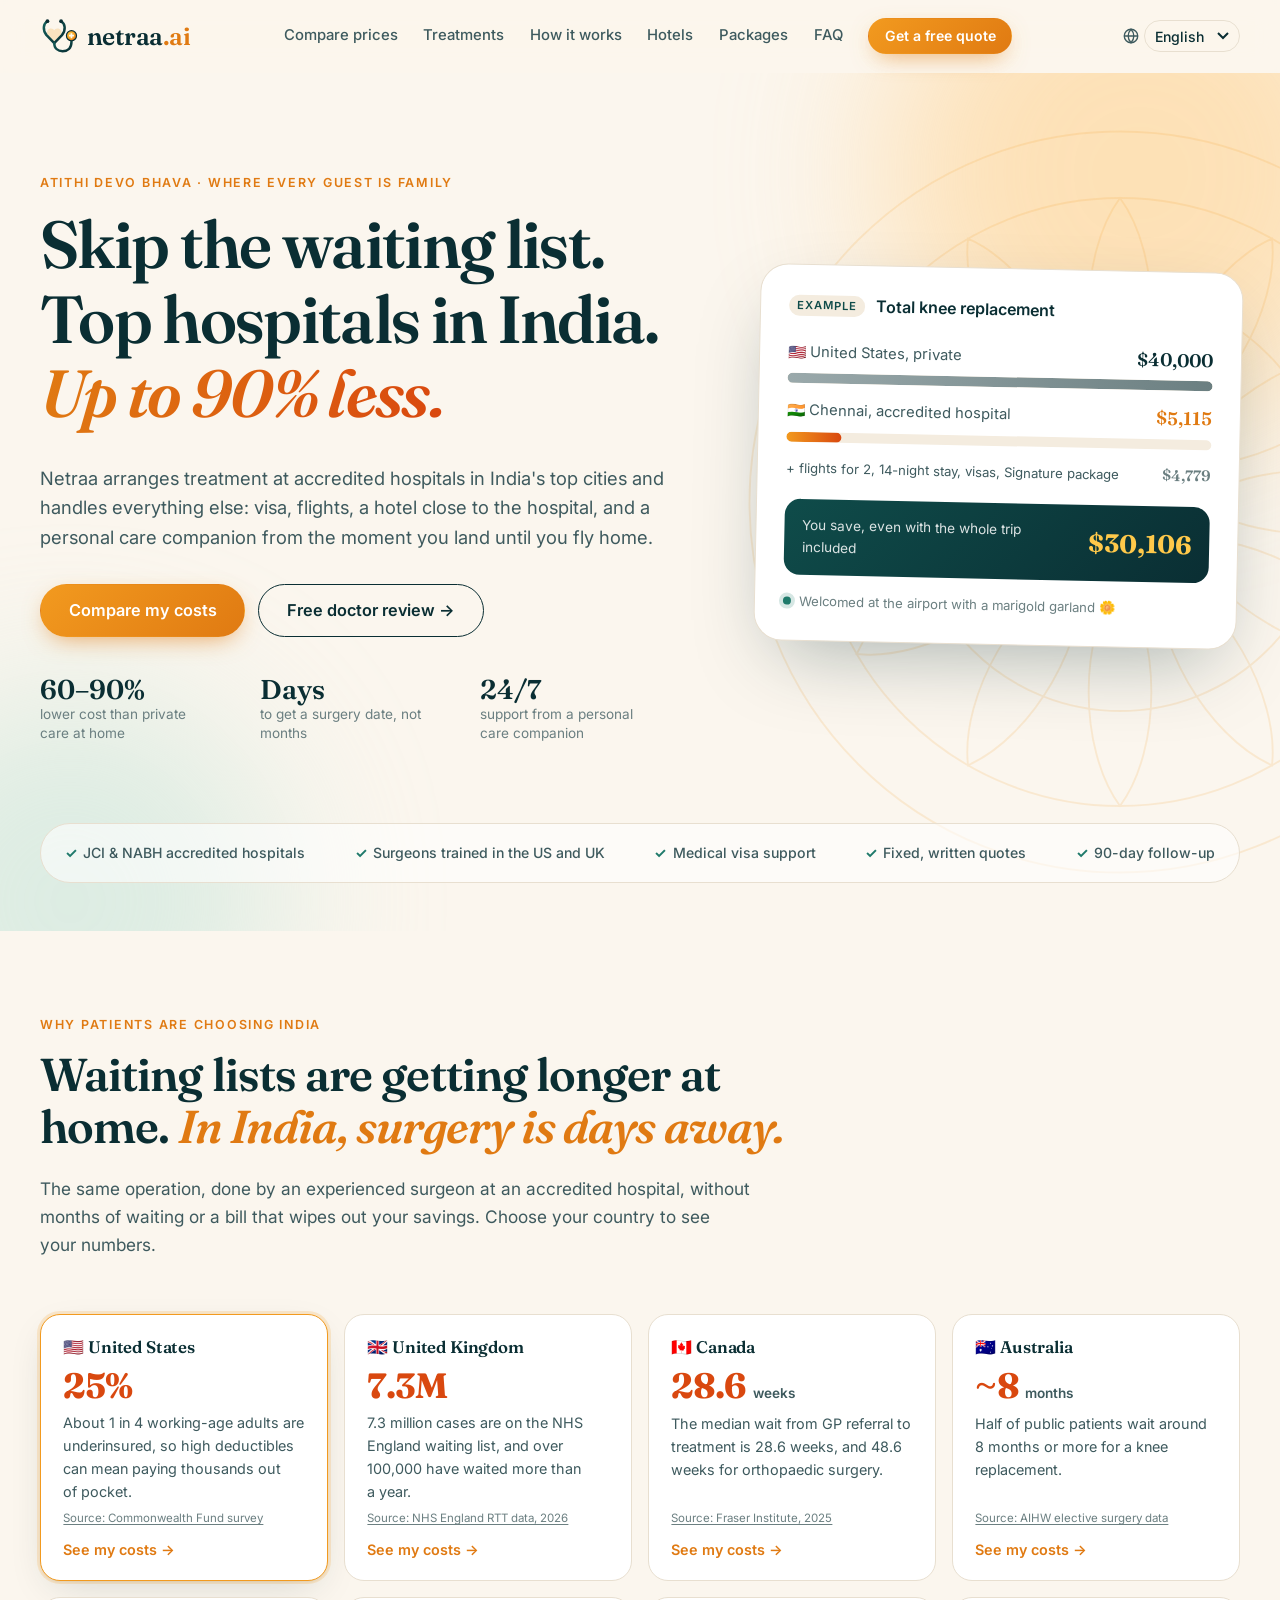
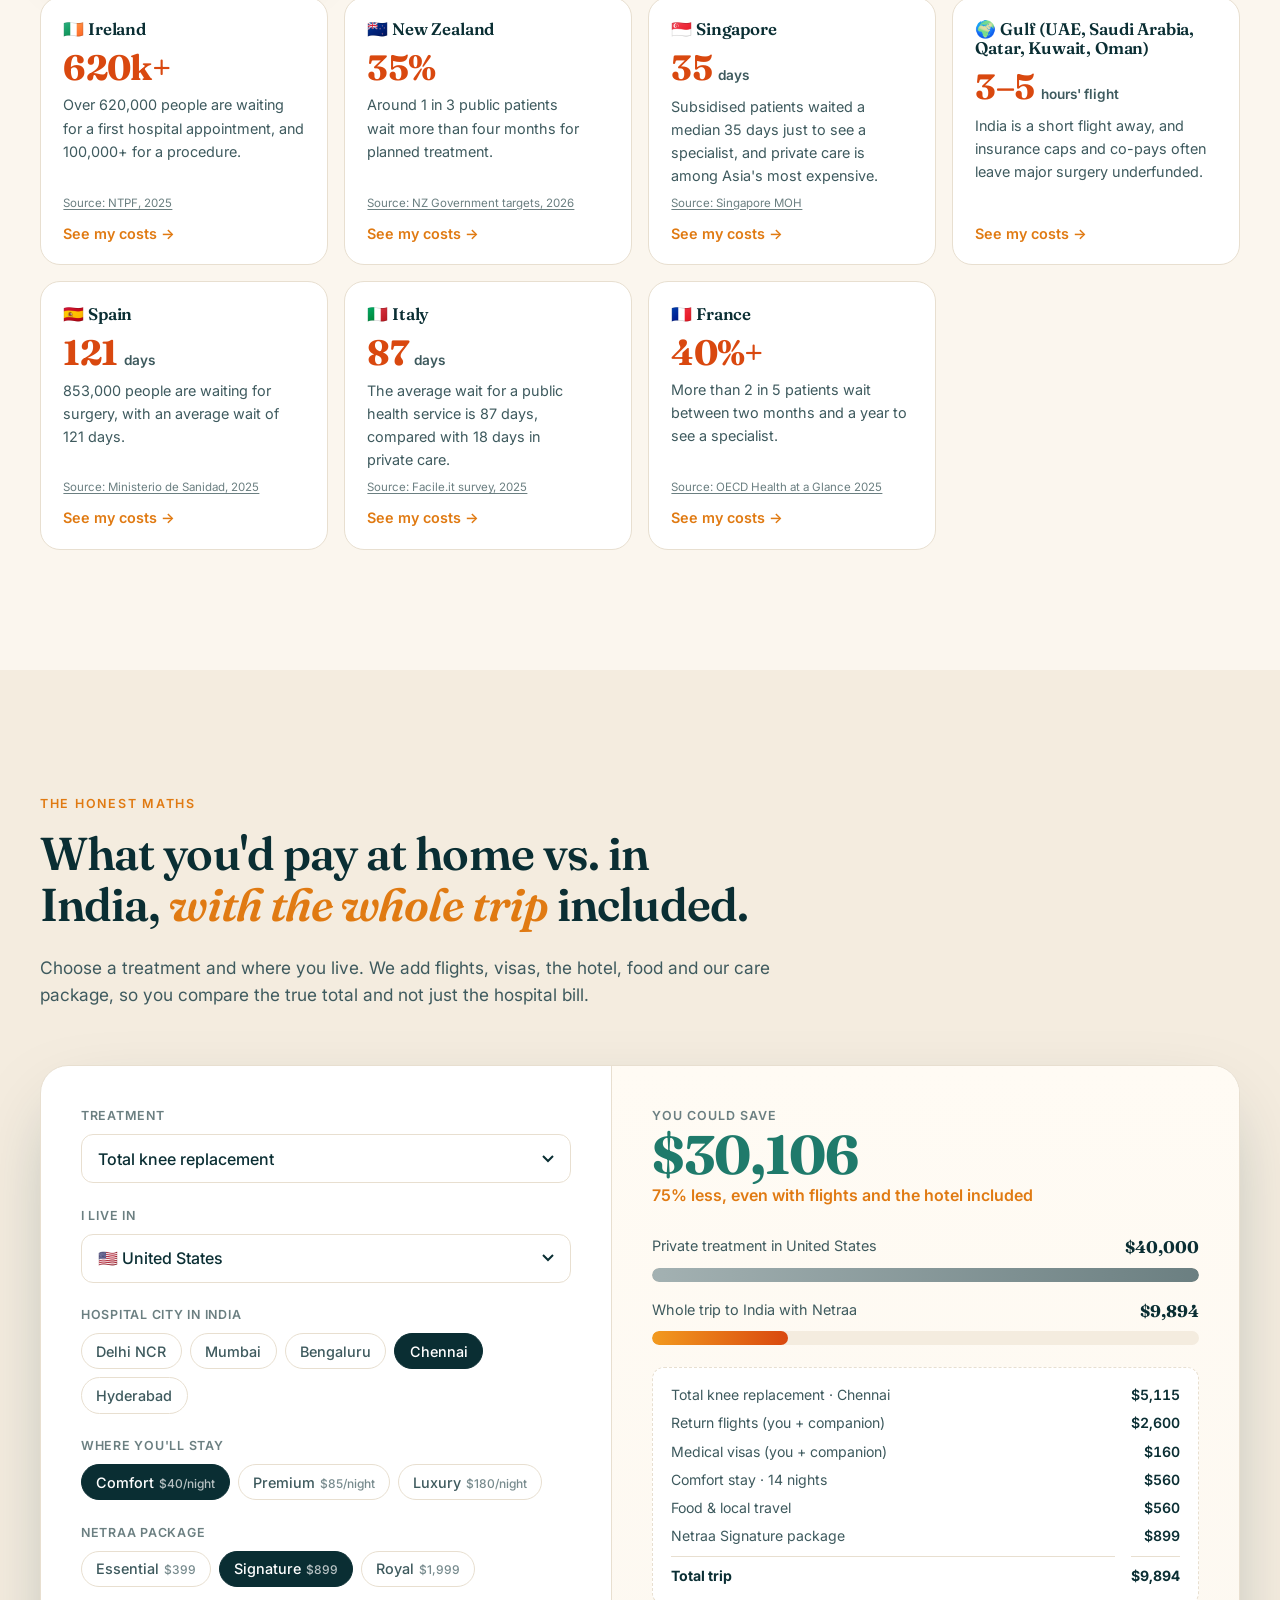
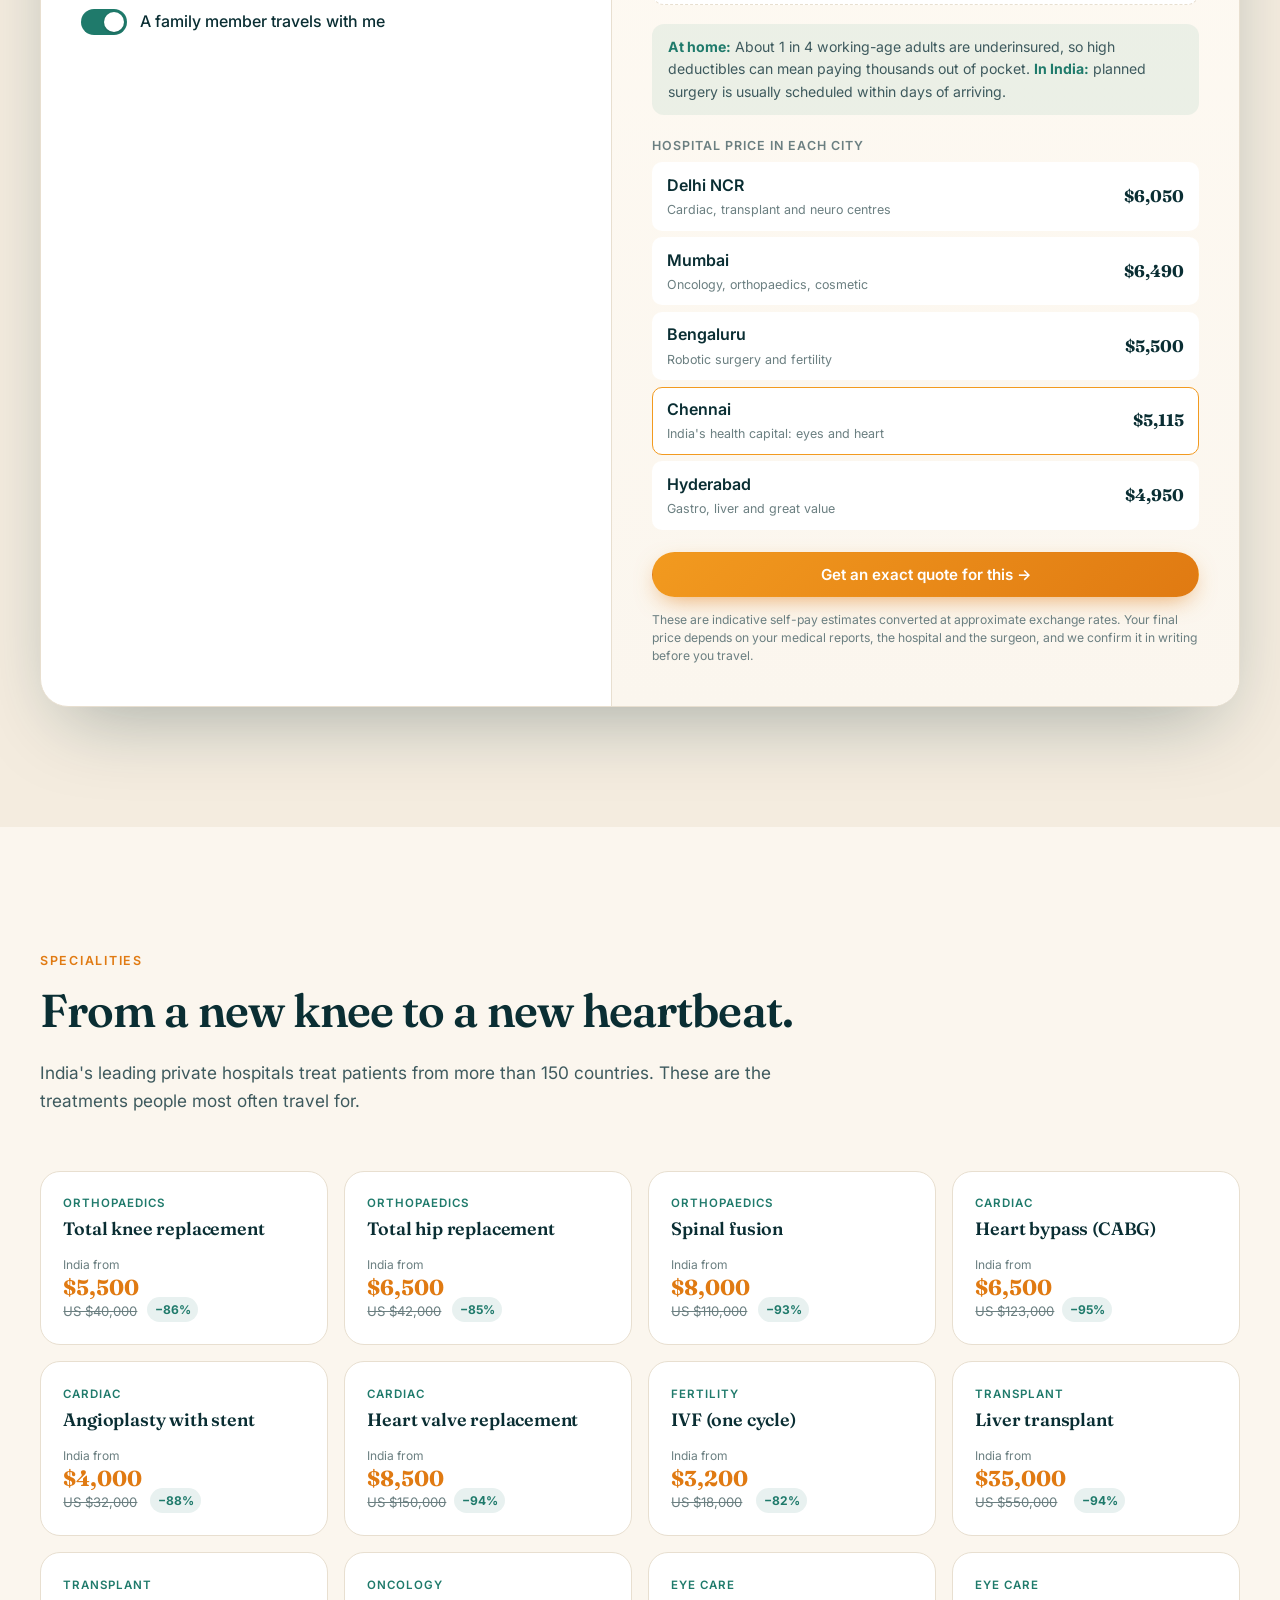
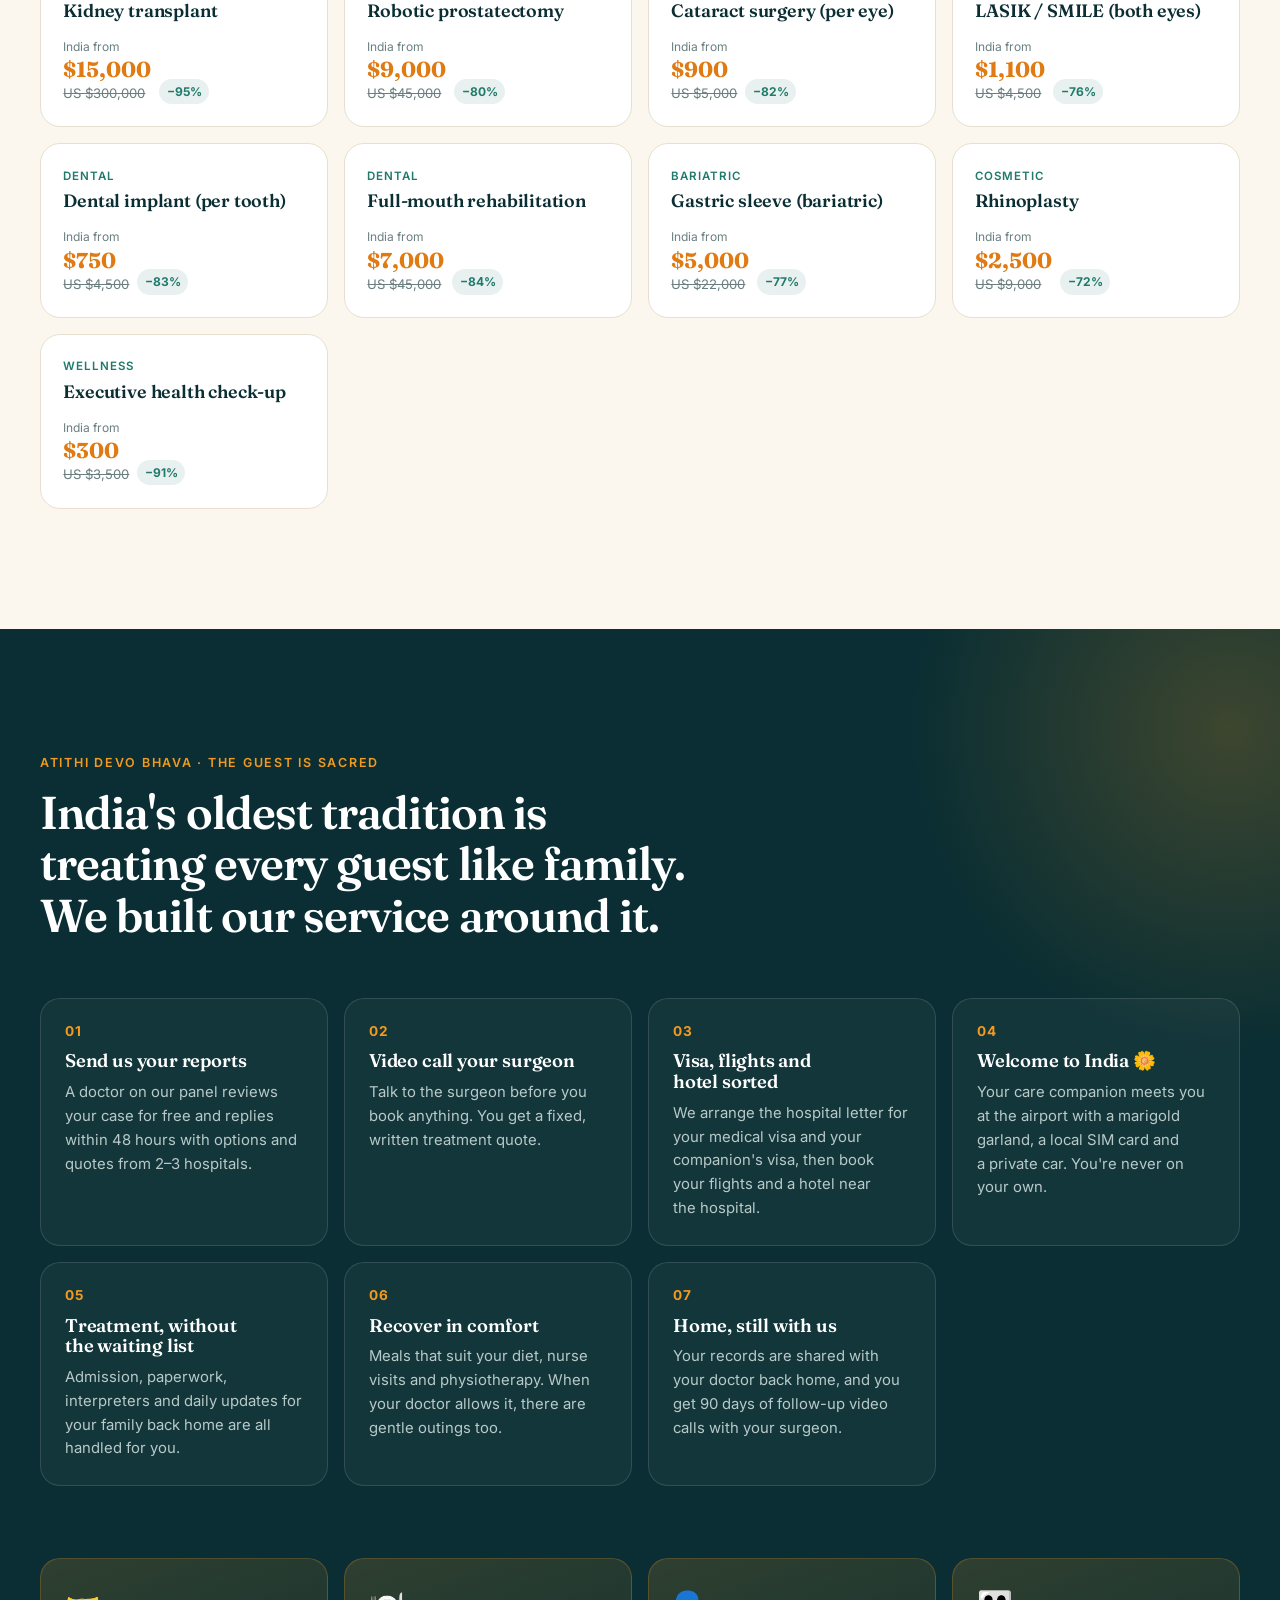
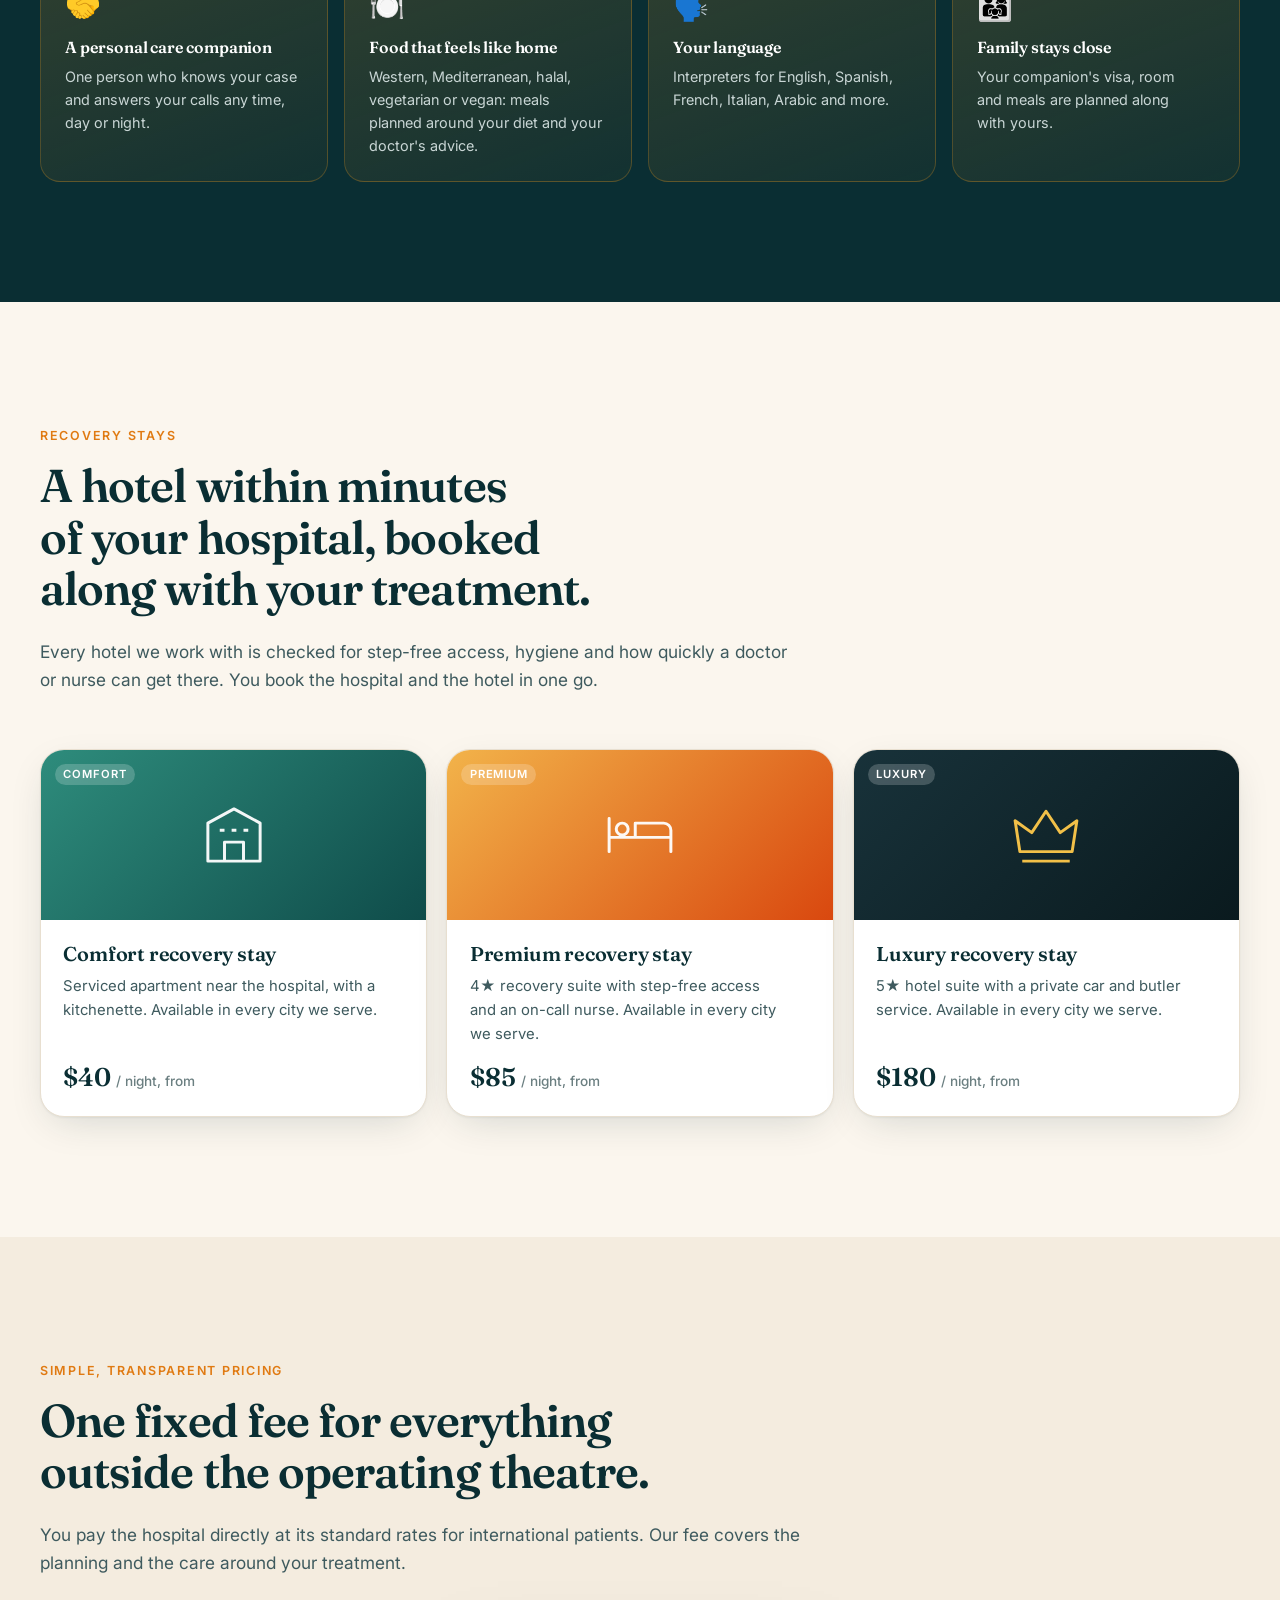
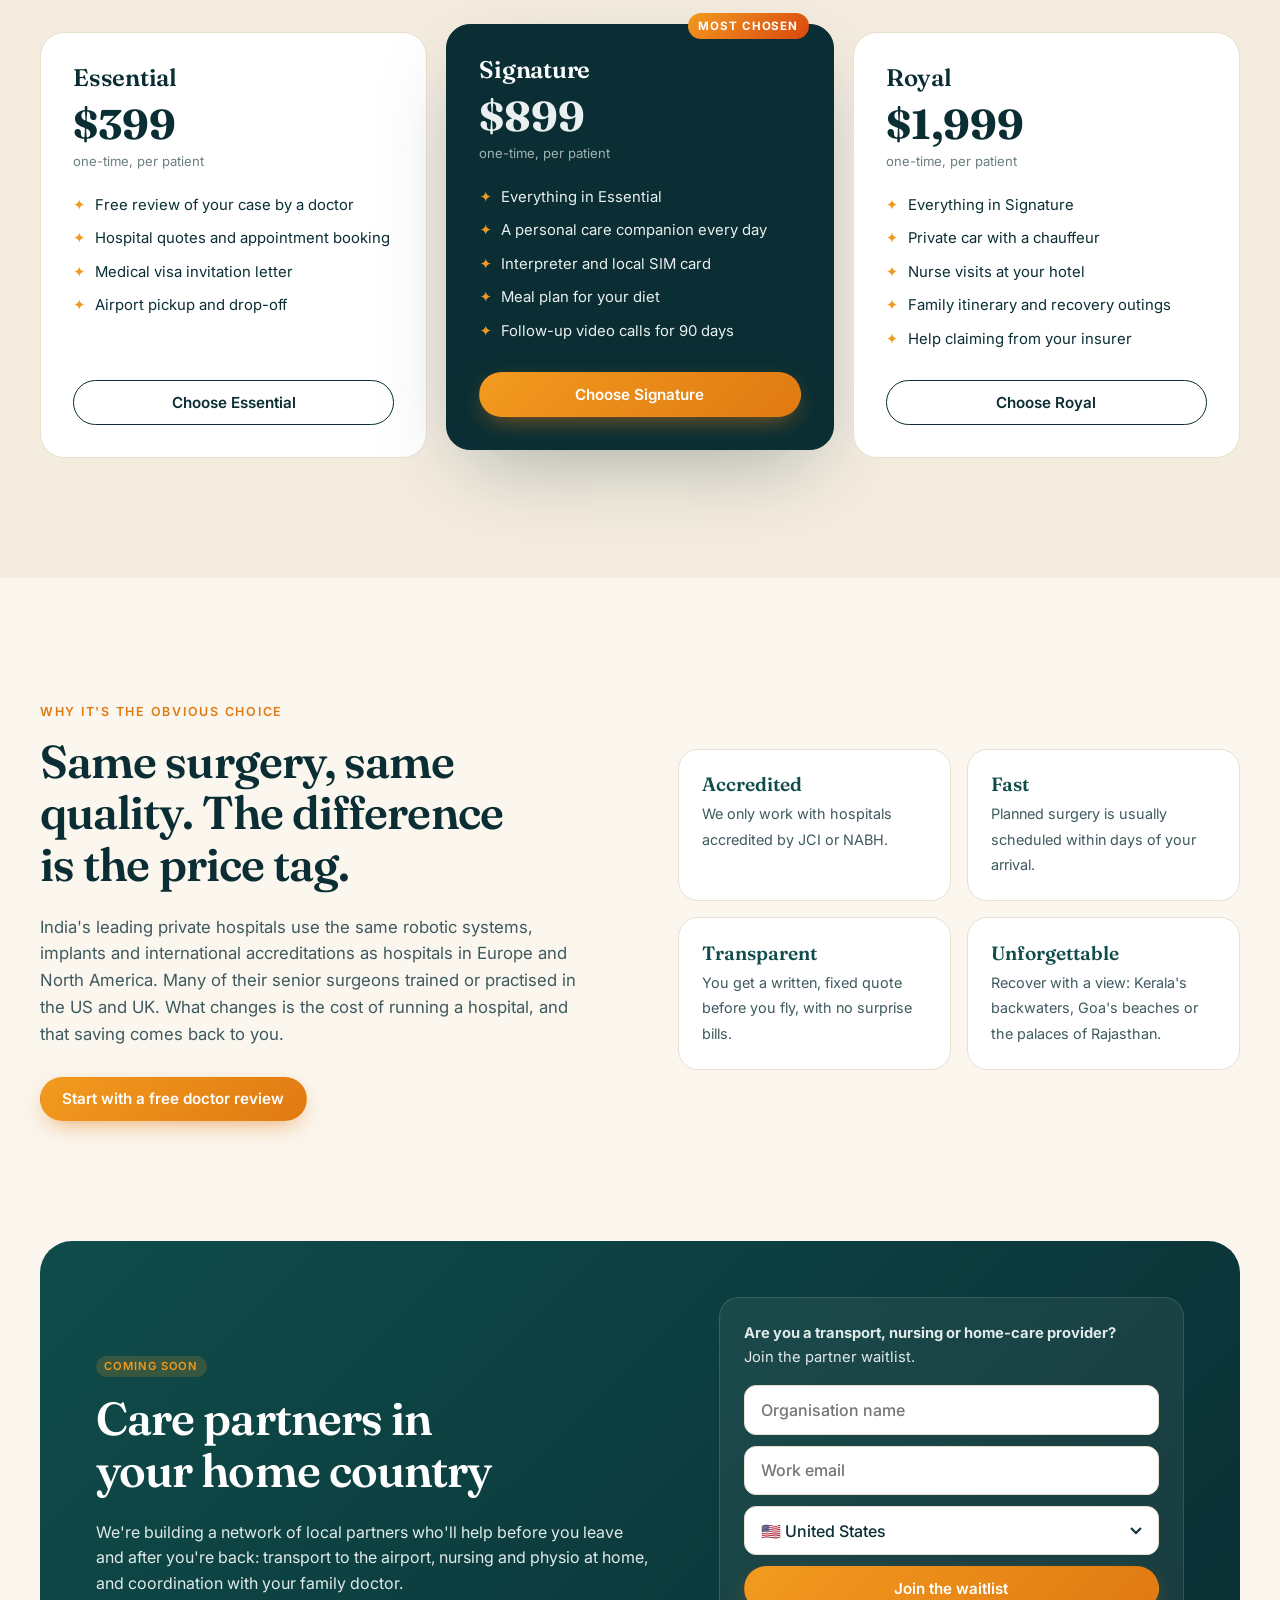
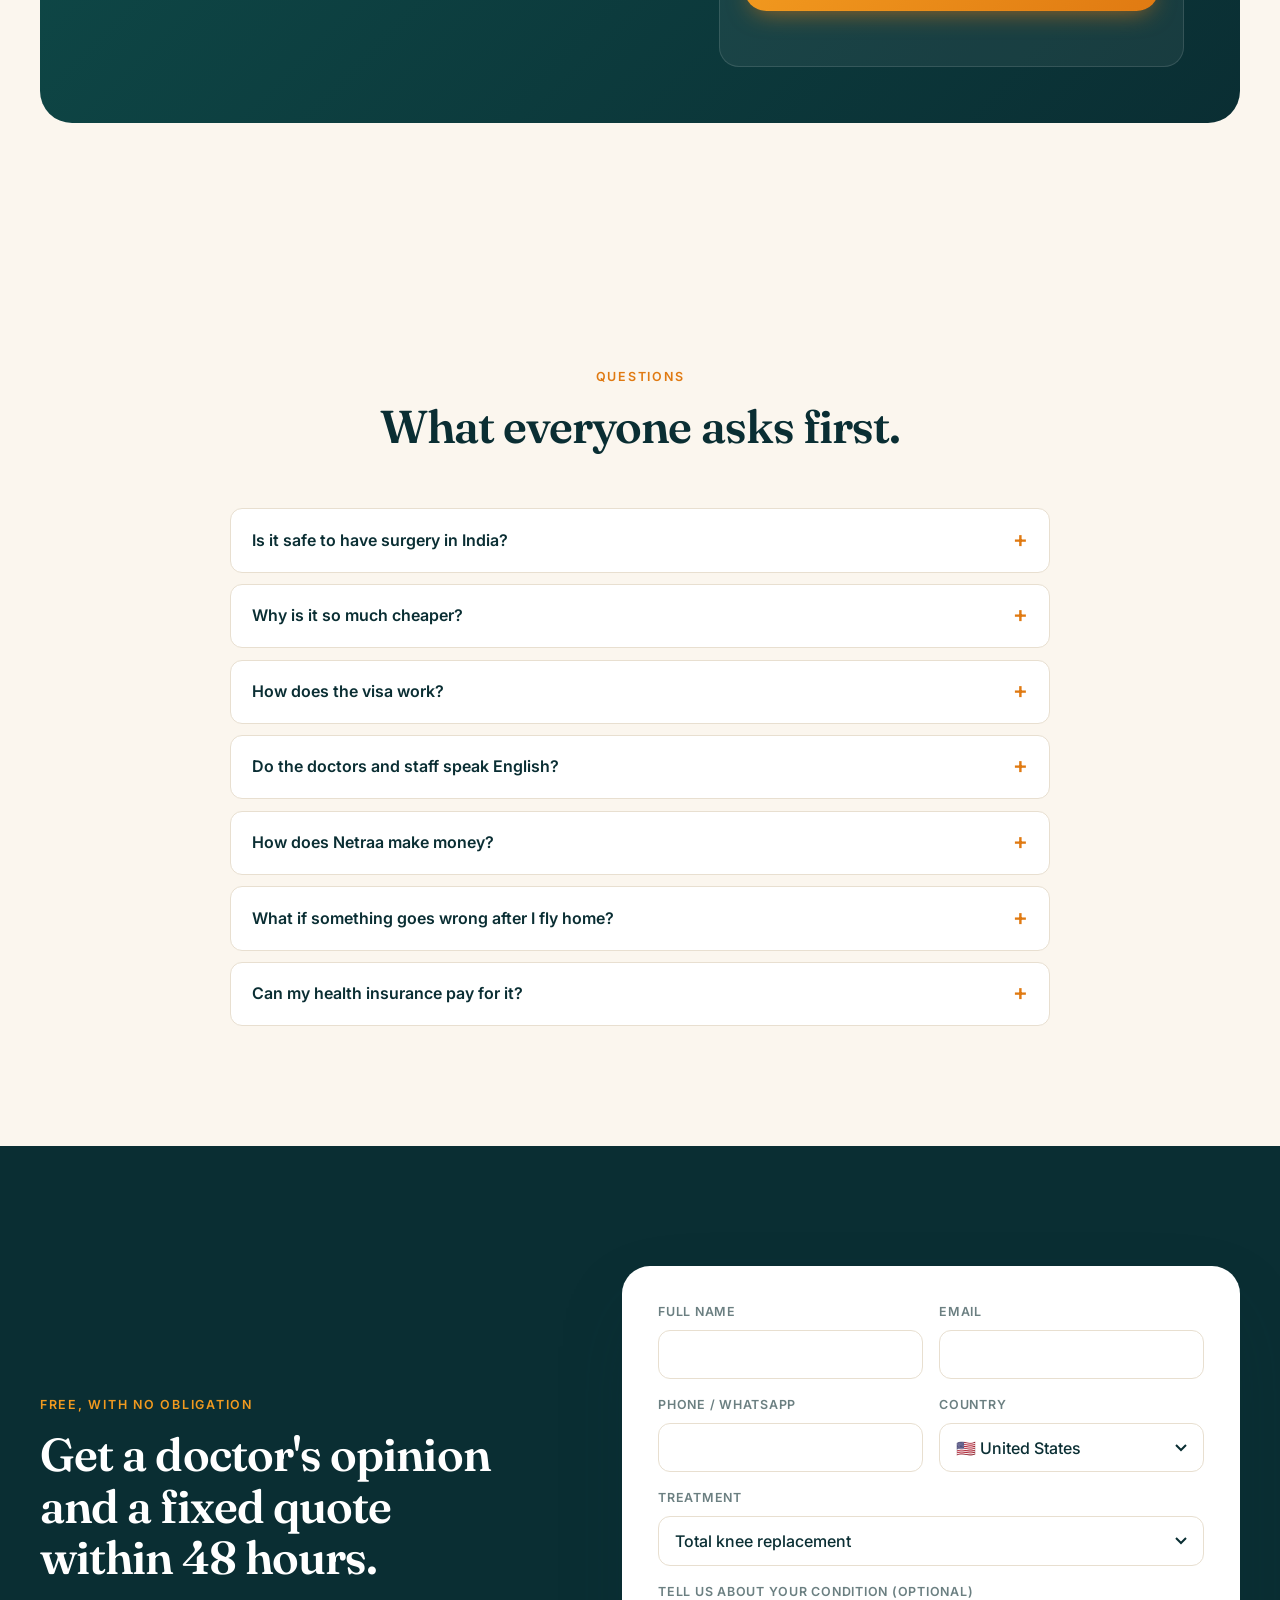
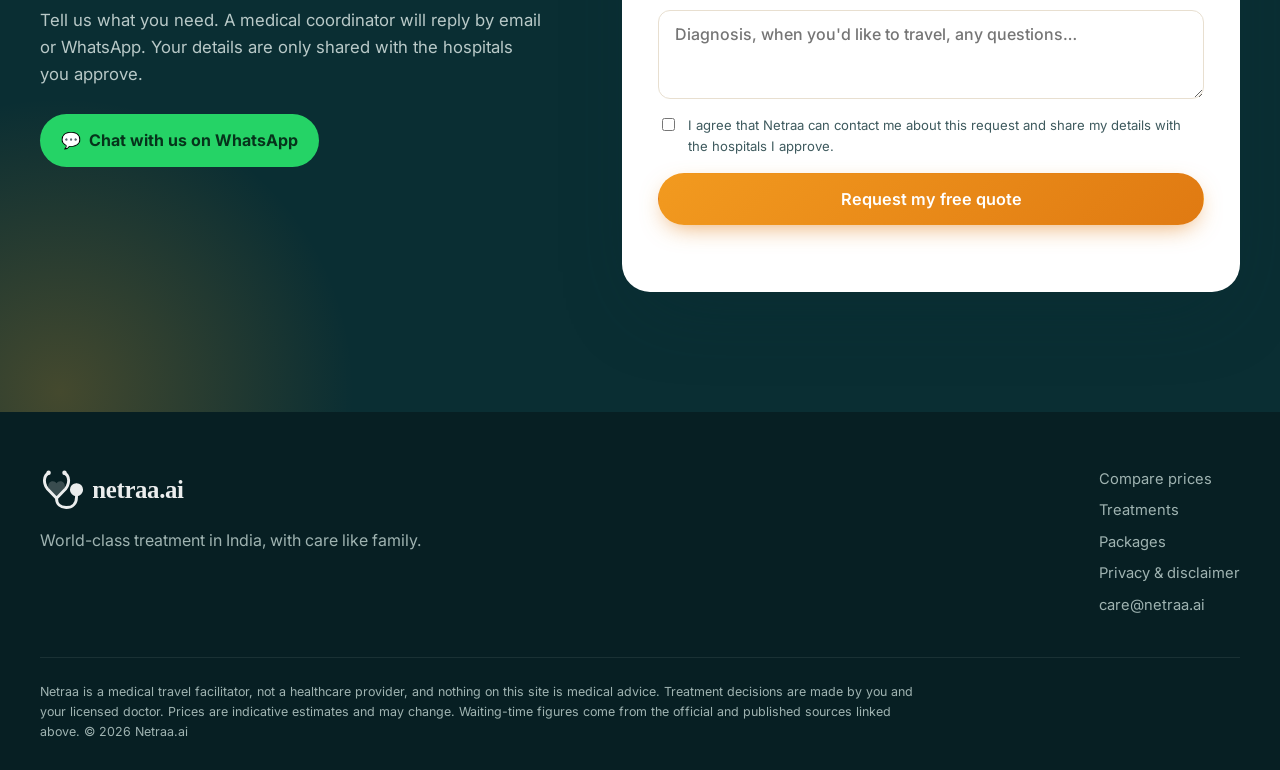
<file: index.html>
<!DOCTYPE html>
<html lang="en">
<head>
  <meta charset="utf-8">
  <meta name="viewport" content="width=device-width, initial-scale=1">
  <title>Netraa.ai | Skip the waiting list. World-class treatment in India.</title>
  <meta name="description" content="Tired of long waiting lists or huge medical bills? Netraa arranges treatment at accredited hospitals in India's top cities for 60–90% less, with flights, hotel and a personal care companion included.">
  <meta name="theme-color" content="#0A2E33">
  <link rel="icon" href="assets/logo-mark.svg?v=3" type="image/svg+xml">
  <meta property="og:title" content="Netraa.ai | Skip the waiting list">
  <meta property="og:description" content="Compare what treatment costs at home with India's top hospitals, then let us plan the whole trip.">
  <meta property="og:type" content="website">
  <link rel="preconnect" href="https://fonts.googleapis.com">
  <link rel="preconnect" href="https://fonts.gstatic.com" crossorigin>
  <link href="https://fonts.googleapis.com/css2?family=Fraunces:opsz,wght@9..144,400;9..144,600;9..144,700&family=Inter:wght@400;500;600;700&display=swap" rel="stylesheet">
  <link rel="stylesheet" href="css/styles.css?v=3">
</head>
<body>

<!-- ============ NAV ============ -->
<header class="nav" id="top">
  <div class="container nav-inner">
    <a href="#top" class="brand" aria-label="Netraa.ai home">
      <img src="assets/logo-mark.svg?v=3" alt="" width="38" height="38">
      <span>netraa<em>.ai</em></span>
    </a>
    <nav class="nav-links" id="navLinks">
      <a href="#compare" data-i18n="nav.compare">Compare prices</a>
      <a href="#treatments" data-i18n="nav.treatments">Treatments</a>
      <a href="#journey" data-i18n="nav.how">How it works</a>
      <a href="#stay" data-i18n="nav.hotels">Hotels</a>
      <a href="#packages" data-i18n="nav.packages">Packages</a>
      <a href="#faq" data-i18n="nav.faq">FAQ</a>
      <a href="#quote" class="btn btn-sm btn-primary" data-i18n="nav.cta">Get a free quote</a>
    </nav>
    <div class="nav-right">
      <label class="lang" aria-label="Language">
        <svg viewBox="0 0 24 24" width="18" height="18" fill="none" stroke="currentColor" stroke-width="1.8"><circle cx="12" cy="12" r="9"/><path d="M3 12h18M12 3c2.5 2.7 3.8 5.7 3.8 9s-1.3 6.3-3.8 9c-2.5-2.7-3.8-5.7-3.8-9S9.5 5.7 12 3z"/></svg>
        <select id="langSelect"></select>
      </label>
      <button class="nav-toggle" id="navToggle" aria-label="Open menu" aria-expanded="false"><span></span><span></span></button>
    </div>
  </div>
</header>

<main>

<!-- ============ HERO ============ -->
<section class="hero">
  <div class="hero-bg" aria-hidden="true">
    <div class="glow g1"></div><div class="glow g2"></div>
    <svg class="mandala" viewBox="0 0 400 400"><g fill="none" stroke="currentColor" stroke-width="1">
      <circle cx="200" cy="200" r="60"/><circle cx="200" cy="200" r="110"/><circle cx="200" cy="200" r="160"/><circle cx="200" cy="200" r="195"/>
      <g id="petal"><path d="M200 40c22 30 22 90 0 120-22-30-22-90 0-120z"/></g>
      <use href="#petal" transform="rotate(30 200 200)"/><use href="#petal" transform="rotate(60 200 200)"/><use href="#petal" transform="rotate(90 200 200)"/>
      <use href="#petal" transform="rotate(120 200 200)"/><use href="#petal" transform="rotate(150 200 200)"/><use href="#petal" transform="rotate(180 200 200)"/>
      <use href="#petal" transform="rotate(210 200 200)"/><use href="#petal" transform="rotate(240 200 200)"/><use href="#petal" transform="rotate(270 200 200)"/>
      <use href="#petal" transform="rotate(300 200 200)"/><use href="#petal" transform="rotate(330 200 200)"/>
    </g></svg>
  </div>

  <div class="container hero-grid">
    <div class="hero-copy reveal">
      <p class="eyebrow" data-i18n="hero.eyebrow">Atithi Devo Bhava · Where every guest is family</p>
      <h1 data-i18n="hero.title">Skip the waiting list.<br>Top hospitals in India.<br><span class="hl">Up to 90% less.</span></h1>
      <p class="lead" data-i18n="hero.lead">Netraa arranges treatment at accredited hospitals in India's top cities and handles everything else: visa, flights, a hotel close to the hospital, and a personal care companion from the moment you land until you fly home.</p>
      <div class="hero-cta">
        <a href="#compare" class="btn btn-primary btn-lg" data-i18n="hero.cta1">Compare my costs</a>
        <a href="#quote" class="btn btn-ghost btn-lg" data-i18n="hero.cta2">Free doctor review →</a>
      </div>
      <ul class="hero-stats">
        <li><strong>60–90%</strong><span data-i18n="hero.s1">lower cost than private care at home</span></li>
        <li><strong data-i18n="hero.s2n">Days</strong><span data-i18n="hero.s2">to get a surgery date, not months</span></li>
        <li><strong>24/7</strong><span data-i18n="hero.s3">support from a personal care companion</span></li>
      </ul>
    </div>

    <div class="hero-card reveal" aria-label="Example price comparison">
      <div class="hc-head">
        <span class="chip" data-i18n="hc.example">Example</span>
        <span id="hTreat">Total knee replacement</span>
      </div>
      <div class="hc-row">
        <span id="hHomeLabel">United States, private</span>
        <strong id="hHome">$40,000</strong>
      </div>
      <div class="hc-bar"><i style="width:100%"></i></div>
      <div class="hc-row">
        <span>🇮🇳 <span data-i18n="hc.india">Chennai, accredited hospital</span></span>
        <strong class="saffron" id="hIndia">$5,115</strong>
      </div>
      <div class="hc-bar india"><i id="hBar" style="width:13%"></i></div>
      <div class="hc-row muted">
        <span data-i18n="hc.extras">+ flights for 2, 14-night stay, visas, Signature package</span>
        <strong id="hExtras">$4,779</strong>
      </div>
      <div class="hc-save">
        <span data-i18n="hc.save">You save, even with the whole trip included</span>
        <strong id="hSave">$30,106</strong>
      </div>
      <div class="hc-foot">
        <span class="dot"></span> <span data-i18n="hc.foot">Welcomed at the airport with a marigold garland 🌼</span>
      </div>
    </div>
  </div>

  <div class="container trust reveal">
    <span data-i18n="trust.1">JCI &amp; NABH accredited hospitals</span>
    <span data-i18n="trust.2">Surgeons trained in the US and UK</span>
    <span data-i18n="trust.3">Medical visa support</span>
    <span data-i18n="trust.4">Fixed, written quotes</span>
    <span data-i18n="trust.5">90-day follow-up</span>
  </div>
</section>

<!-- ============ MARKETS / WAITING LISTS ============ -->
<section class="section markets-sec" id="waiting">
  <div class="container">
    <div class="section-head reveal">
      <p class="eyebrow" data-i18n="mk.eyebrow">Why patients are choosing India</p>
      <h2 data-i18n="mk.title">Waiting lists are getting longer at home. <em>In India, surgery is days away.</em></h2>
      <p data-i18n="mk.lead">The same operation, done by an experienced surgeon at an accredited hospital, without months of waiting or a bill that wipes out your savings. Choose your country to see your numbers.</p>
    </div>
    <div class="market-grid reveal" id="marketGrid"></div>
  </div>
</section>

<!-- ============ COMPARE ============ -->
<section class="section alt" id="compare">
  <div class="container">
    <div class="section-head reveal">
      <p class="eyebrow" data-i18n="cmp.eyebrow">The honest maths</p>
      <h2 data-i18n="cmp.title">What you'd pay at home vs. in India, <em>with the whole trip</em> included.</h2>
      <p data-i18n="cmp.lead">Choose a treatment and where you live. We add flights, visas, the hotel, food and our care package, so you compare the true total and not just the hospital bill.</p>
    </div>

    <div class="calc reveal">
      <form class="calc-controls" id="calcForm" onsubmit="return false">
        <label class="field">
          <span data-i18n="cmp.treatment">Treatment</span>
          <select id="cTreatment"></select>
        </label>
        <label class="field">
          <span data-i18n="cmp.country">I live in</span>
          <select id="cCountry"></select>
        </label>

        <fieldset class="field">
          <legend data-i18n="cmp.city">Hospital city in India</legend>
          <div class="seg" id="cCity"></div>
        </fieldset>

        <fieldset class="field">
          <legend data-i18n="cmp.hotel">Where you'll stay</legend>
          <div class="seg" id="cHotel"></div>
        </fieldset>

        <fieldset class="field">
          <legend data-i18n="cmp.pkg">Netraa package</legend>
          <div class="seg" id="cPackage"></div>
        </fieldset>

        <label class="toggle">
          <input type="checkbox" id="cCompanion" checked>
          <span class="switch"></span>
          <span data-i18n="cmp.companion">A family member travels with me</span>
        </label>
      </form>

      <div class="calc-result" aria-live="polite">
        <div class="save-big">
          <span data-i18n="cmp.save">You could save</span>
          <strong id="rSave">—</strong>
          <em id="rSavePct">—</em>
        </div>

        <div class="bars">
          <div class="bar-row">
            <div class="bar-label"><span id="rHomeLabel">Private treatment at home</span><strong id="rHome">—</strong></div>
            <div class="bar home"><i id="bHome"></i></div>
          </div>
          <div class="bar-row">
            <div class="bar-label"><span data-i18n="cmp.all">Whole trip to India with Netraa</span><strong id="rAll">—</strong></div>
            <div class="bar india"><i id="bAll"></i></div>
          </div>
        </div>

        <dl class="breakdown" id="rBreakdown"></dl>

        <p class="wait-note" id="rWait"></p>

        <h4 class="cities-title" data-i18n="cmp.cities">Hospital price in each city</h4>
        <div class="city-table" id="rCities"></div>

        <a href="#quote" class="btn btn-primary btn-block" data-i18n="cmp.cta">Get an exact quote for this →</a>
        <p class="fine" data-i18n="cmp.fine">These are indicative self-pay estimates converted at approximate exchange rates. Your final price depends on your medical reports, the hospital and the surgeon, and we confirm it in writing before you travel.</p>
      </div>
    </div>
  </div>
</section>

<!-- ============ TREATMENTS ============ -->
<section class="section" id="treatments">
  <div class="container">
    <div class="section-head reveal">
      <p class="eyebrow" data-i18n="tr.eyebrow">Specialities</p>
      <h2 data-i18n="tr.title">From a new knee to a new heartbeat.</h2>
      <p data-i18n="tr.lead">India's leading private hospitals treat patients from more than 150 countries. These are the treatments people most often travel for.</p>
    </div>
    <div class="treat-grid reveal" id="treatGrid"></div>
  </div>
</section>

<!-- ============ JOURNEY ============ -->
<section class="section dark" id="journey">
  <div class="container">
    <div class="section-head reveal">
      <p class="eyebrow light" data-i18n="j.eyebrow">Atithi Devo Bhava · The guest is sacred</p>
      <h2 data-i18n="j.title">India's oldest tradition is treating every guest like family. We built our service around it.</h2>
    </div>

    <ol class="timeline">
      <li class="reveal"><span class="step">01</span><h3 data-i18n="j.1t">Send us your reports</h3><p data-i18n="j.1p">A doctor on our panel reviews your case for free and replies within 48 hours with options and quotes from 2–3 hospitals.</p></li>
      <li class="reveal"><span class="step">02</span><h3 data-i18n="j.2t">Video call your surgeon</h3><p data-i18n="j.2p">Talk to the surgeon before you book anything. You get a fixed, written treatment quote.</p></li>
      <li class="reveal"><span class="step">03</span><h3 data-i18n="j.3t">Visa, flights and hotel sorted</h3><p data-i18n="j.3p">We arrange the hospital letter for your medical visa and your companion's visa, then book your flights and a hotel near the hospital.</p></li>
      <li class="reveal"><span class="step">04</span><h3 data-i18n="j.4t">Welcome to India 🌼</h3><p data-i18n="j.4p">Your care companion meets you at the airport with a marigold garland, a local SIM card and a private car. You're never on your own.</p></li>
      <li class="reveal"><span class="step">05</span><h3 data-i18n="j.5t">Treatment, without the waiting list</h3><p data-i18n="j.5p">Admission, paperwork, interpreters and daily updates for your family back home are all handled for you.</p></li>
      <li class="reveal"><span class="step">06</span><h3 data-i18n="j.6t">Recover in comfort</h3><p data-i18n="j.6p">Meals that suit your diet, nurse visits and physiotherapy. When your doctor allows it, there are gentle outings too.</p></li>
      <li class="reveal"><span class="step">07</span><h3 data-i18n="j.7t">Home, still with us</h3><p data-i18n="j.7p">Your records are shared with your doctor back home, and you get 90 days of follow-up video calls with your surgeon.</p></li>
    </ol>

    <div class="atithi-grid">
      <div class="atithi reveal"><span>🤝</span><h4 data-i18n="a.1t">A personal care companion</h4><p data-i18n="a.1p">One person who knows your case and answers your calls any time, day or night.</p></div>
      <div class="atithi reveal"><span>🍽️</span><h4 data-i18n="a.2t">Food that feels like home</h4><p data-i18n="a.2p">Western, Mediterranean, halal, vegetarian or vegan: meals planned around your diet and your doctor's advice.</p></div>
      <div class="atithi reveal"><span>🗣️</span><h4 data-i18n="a.3t">Your language</h4><p data-i18n="a.3p">Interpreters for English, Spanish, French, Italian, Arabic and more.</p></div>
      <div class="atithi reveal"><span>👨‍👩‍👧</span><h4 data-i18n="a.4t">Family stays close</h4><p data-i18n="a.4p">Your companion's visa, room and meals are planned along with yours.</p></div>
    </div>
  </div>
</section>

<!-- ============ STAY ============ -->
<section class="section" id="stay">
  <div class="container">
    <div class="section-head reveal">
      <p class="eyebrow" data-i18n="st.eyebrow">Recovery stays</p>
      <h2 data-i18n="st.title">A hotel within minutes of your hospital, booked along with your treatment.</h2>
      <p data-i18n="st.lead">Every hotel we work with is checked for step-free access, hygiene and how quickly a doctor or nurse can get there. You book the hospital and the hotel in one go.</p>
    </div>
    <div class="hotel-grid reveal" id="hotelGrid"></div>
  </div>
</section>

<!-- ============ PACKAGES ============ -->
<section class="section alt" id="packages">
  <div class="container">
    <div class="section-head reveal">
      <p class="eyebrow" data-i18n="pk.eyebrow">Simple, transparent pricing</p>
      <h2 data-i18n="pk.title">One fixed fee for everything outside the operating theatre.</h2>
      <p data-i18n="pk.lead">You pay the hospital directly at its standard rates for international patients. Our fee covers the planning and the care around your treatment.</p>
    </div>
    <div class="pkg-grid reveal" id="pkgGrid"></div>
  </div>
</section>

<!-- ============ WHY INDIA ============ -->
<section class="section" id="why">
  <div class="container why">
    <div class="reveal">
      <p class="eyebrow" data-i18n="why.eyebrow">Why it's the obvious choice</p>
      <h2 data-i18n="why.title">Same surgery, same quality. The difference is the price tag.</h2>
      <p class="lead-sm" data-i18n="why.lead">India's leading private hospitals use the same robotic systems, implants and international accreditations as hospitals in Europe and North America. Many of their senior surgeons trained or practised in the US and UK. What changes is the cost of running a hospital, and that saving comes back to you.</p>
      <a href="#quote" class="btn btn-primary" data-i18n="why.cta">Start with a free doctor review</a>
    </div>
    <ul class="why-list reveal">
      <li><strong data-i18n="why.1t">Accredited</strong><span data-i18n="why.1p">We only work with hospitals accredited by JCI or NABH.</span></li>
      <li><strong data-i18n="why.2t">Fast</strong><span data-i18n="why.2p">Planned surgery is usually scheduled within days of your arrival.</span></li>
      <li><strong data-i18n="why.3t">Transparent</strong><span data-i18n="why.3p">You get a written, fixed quote before you fly, with no surprise bills.</span></li>
      <li><strong data-i18n="why.4t">Unforgettable</strong><span data-i18n="why.4p">Recover with a view: Kerala's backwaters, Goa's beaches or the palaces of Rajasthan.</span></li>
    </ul>
  </div>
</section>

<!-- ============ PARTNERS (COMING SOON) ============ -->
<section class="section partners-sec" id="partners">
  <div class="container partners reveal">
    <div>
      <span class="chip chip-light" data-i18n="pt.soon">Coming soon</span>
      <h2 data-i18n="pt.title">Care partners in your home country</h2>
      <p data-i18n="pt.lead">We're building a network of local partners who'll help before you leave and after you're back: transport to the airport, nursing and physio at home, and coordination with your family doctor.</p>
    </div>
    <form class="partner-form" id="partnerForm">
      <p data-i18n="pt.form"><strong>Are you a transport, nursing or home-care provider?</strong><br>Join the partner waitlist.</p>
      <input type="text" name="org" data-i18n-ph="pt.org" placeholder="Organisation name" required>
      <input type="email" name="email" data-i18n-ph="pt.email" placeholder="Work email" required>
      <select name="country" id="pCountry" required></select>
      <button class="btn btn-primary" type="submit" data-i18n="pt.submit">Join the waitlist</button>
      <p class="form-msg" role="status"></p>
    </form>
  </div>
</section>

<!-- ============ FAQ ============ -->
<section class="section" id="faq">
  <div class="container narrow">
    <div class="section-head reveal center">
      <p class="eyebrow" data-i18n="faq.eyebrow">Questions</p>
      <h2 data-i18n="faq.title">What everyone asks first.</h2>
    </div>
    <div class="faq reveal">
      <details><summary data-i18n="faq.q1">Is it safe to have surgery in India?</summary><p data-i18n="faq.a1">We only work with hospitals accredited by JCI (Joint Commission International) or NABH, India's national hospital accreditation board. Before you commit to anything, you see your surgeon's credentials and talk to them on a video call.</p></details>
      <details><summary data-i18n="faq.q2">Why is it so much cheaper?</summary><p data-i18n="faq.a2">Salaries, property, insurance and admin all cost much less in India, and hospitals there see very high patient volumes. The equipment, implants and medicines are the same international brands used elsewhere.</p></details>
      <details><summary data-i18n="faq.q3">How does the visa work?</summary><p data-i18n="faq.a3">India offers an e-Medical visa for patients and an e-Medical Attendant visa for companions. Both are applied for online, and your hospital's invitation letter, which we arrange, supports the application.</p></details>
      <details><summary data-i18n="faq.q4">Do the doctors and staff speak English?</summary><p data-i18n="faq.a4">Yes. English is the working language of Indian hospitals, and every international-patient team speaks it. For Spanish, French, Italian or Arabic, we provide an interpreter.</p></details>
      <details><summary data-i18n="faq.q5">How does Netraa make money?</summary><p data-i18n="faq.a5">From the fixed package fee shown on this page, plus partnership fees from hospitals and hotels. Those partnership fees never increase what you pay: you're always charged the hospital's standard international-patient rate.</p></details>
      <details><summary data-i18n="faq.q6">What if something goes wrong after I fly home?</summary><p data-i18n="faq.a6">Every package includes follow-up video calls with your surgeon. We send your full records to your doctor at home, and complications covered by the hospital's own policy are handled at no extra cost.</p></details>
      <details><summary data-i18n="faq.q7">Can my health insurance pay for it?</summary><p data-i18n="faq.a7">Some international and employer plans cover treatment abroad. Send us your policy details and we'll help you check, and arrange the paperwork your insurer needs.</p></details>
    </div>
  </div>
</section>

<!-- ============ QUOTE ============ -->
<section class="section quote-sec" id="quote">
  <div class="container quote">
    <div class="quote-copy reveal">
      <p class="eyebrow light" data-i18n="q.eyebrow">Free, with no obligation</p>
      <h2 data-i18n="q.title">Get a doctor's opinion and a fixed quote within 48 hours.</h2>
      <p data-i18n="q.lead">Tell us what you need. A medical coordinator will reply by email or WhatsApp. Your details are only shared with the hospitals you approve.</p>
      <a class="wa" id="waLink" href="#" target="_blank" rel="noopener">💬 <span data-i18n="q.wa">Chat with us on WhatsApp</span></a>
    </div>
    <form class="quote-form reveal" id="quoteForm">
      <div class="row2">
        <label class="field"><span data-i18n="q.name">Full name</span><input name="name" required autocomplete="name"></label>
        <label class="field"><span data-i18n="q.email">Email</span><input name="email" type="email" required autocomplete="email"></label>
      </div>
      <div class="row2">
        <label class="field"><span data-i18n="q.phone">Phone / WhatsApp</span><input name="phone" type="tel" autocomplete="tel"></label>
        <label class="field"><span data-i18n="q.country">Country</span><select name="country" id="qCountry"></select></label>
      </div>
      <label class="field"><span data-i18n="q.treatment">Treatment</span><select name="treatment" id="qTreatment"></select></label>
      <label class="field"><span data-i18n="q.msg">Tell us about your condition (optional)</span><textarea name="message" rows="3" data-i18n-ph="q.msgPh" placeholder="Diagnosis, when you'd like to travel, any questions…"></textarea></label>
      <label class="consent"><input type="checkbox" required> <span data-i18n="q.consent">I agree that Netraa can contact me about this request and share my details with the hospitals I approve.</span></label>
      <button class="btn btn-primary btn-lg btn-block" type="submit" data-i18n="q.submit">Request my free quote</button>
      <p class="form-msg" role="status"></p>
    </form>
  </div>
</section>

</main>

<footer class="footer">
  <div class="container foot">
    <div>
      <img src="assets/logo.svg?v=3" alt="Netraa.ai" class="foot-logo" width="180" height="44">
      <p data-i18n="f.tag">World-class treatment in India, with care like family.</p>
    </div>
    <div class="foot-links">
      <a href="#compare" data-i18n="nav.compare">Compare prices</a>
      <a href="#treatments" data-i18n="nav.treatments">Treatments</a>
      <a href="#packages" data-i18n="nav.packages">Packages</a>
      <a href="legal.html" data-i18n="f.legal">Privacy &amp; disclaimer</a>
      <a id="mailLink" href="#">care@netraa.ai</a>
    </div>
  </div>
  <div class="container disclaimer">
    <p><span data-i18n="f.disc">Netraa is a medical travel facilitator, not a healthcare provider, and nothing on this site is medical advice. Treatment decisions are made by you and your licensed doctor. Prices are indicative estimates and may change. Waiting-time figures come from the official and published sources linked above.</span> © <span id="year"></span> Netraa.ai</p>
  </div>
</footer>

<script src="js/data.js?v=3"></script>
<script src="js/i18n.js?v=3"></script>
<script src="js/app.js?v=3"></script>
</body>
</html>
</file>
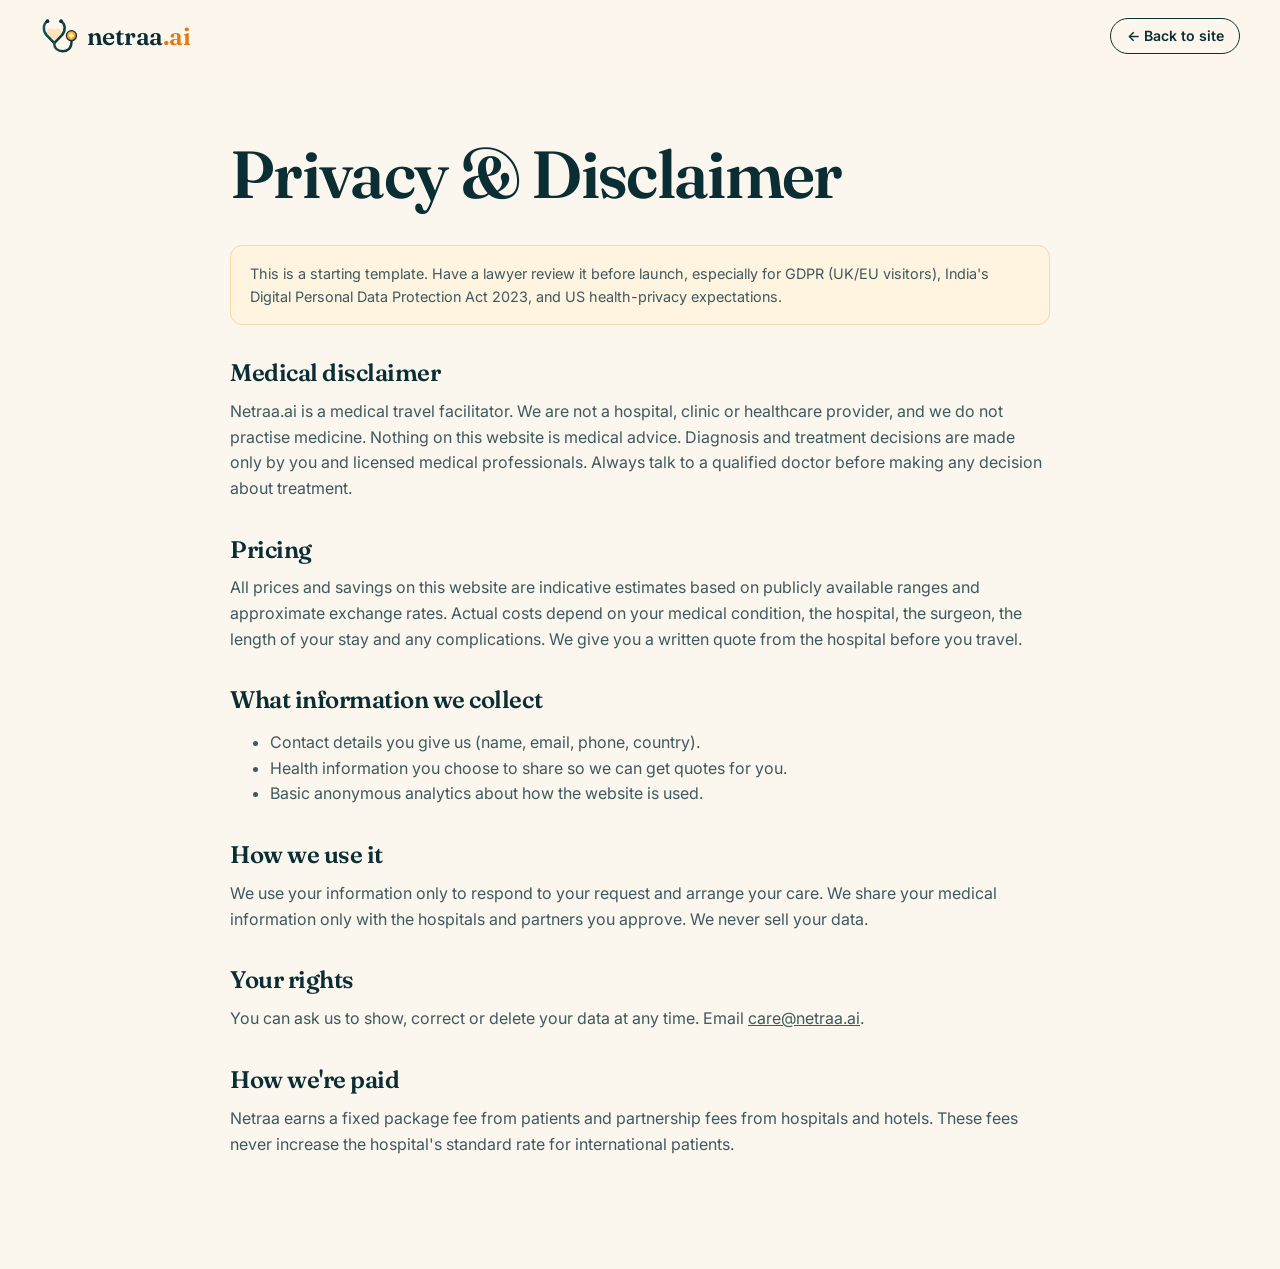
<file: legal.html>
<!DOCTYPE html>
<html lang="en">
<head>
  <meta charset="utf-8">
  <meta name="viewport" content="width=device-width, initial-scale=1">
  <title>Privacy &amp; Disclaimer | Netraa.ai</title>
  <link rel="icon" href="assets/logo-mark.svg?v=3" type="image/svg+xml">
  <link href="https://fonts.googleapis.com/css2?family=Fraunces:opsz,wght@9..144,600&family=Inter:wght@400;600&display=swap" rel="stylesheet">
  <link rel="stylesheet" href="css/styles.css?v=3">
  <style>
    .legal { padding: 64px 0 96px; }
    .legal h2 { font-size: 1.5rem; margin-top: 2.2rem; }
    .legal p, .legal li { color: var(--ink-soft); }
    .note { background: #FFF4E0; border: 1px solid #F5D9A8; border-radius: 12px; padding: 1rem 1.2rem; font-size: .9rem; }
  </style>
</head>
<body>
<header class="nav"><div class="container nav-inner">
  <a href="index.html" class="brand"><img src="assets/logo-mark.svg?v=3" alt="" width="38" height="38"><span>netraa<em>.ai</em></span></a>
  <a href="index.html" class="btn btn-sm btn-ghost">← Back to site</a>
</div></header>

<main class="container narrow legal">
  <h1>Privacy &amp; Disclaimer</h1>
  <p class="note">This is a starting template. Have a lawyer review it before launch, especially for GDPR (UK/EU visitors), India's Digital Personal Data Protection Act 2023, and US health-privacy expectations.</p>

  <h2>Medical disclaimer</h2>
  <p>Netraa.ai is a medical travel facilitator. We are not a hospital, clinic or healthcare provider, and we do not practise medicine. Nothing on this website is medical advice. Diagnosis and treatment decisions are made only by you and licensed medical professionals. Always talk to a qualified doctor before making any decision about treatment.</p>

  <h2>Pricing</h2>
  <p>All prices and savings on this website are indicative estimates based on publicly available ranges and approximate exchange rates. Actual costs depend on your medical condition, the hospital, the surgeon, the length of your stay and any complications. We give you a written quote from the hospital before you travel.</p>

  <h2>What information we collect</h2>
  <ul>
    <li>Contact details you give us (name, email, phone, country).</li>
    <li>Health information you choose to share so we can get quotes for you.</li>
    <li>Basic anonymous analytics about how the website is used.</li>
  </ul>

  <h2>How we use it</h2>
  <p>We use your information only to respond to your request and arrange your care. We share your medical information only with the hospitals and partners you approve. We never sell your data.</p>

  <h2>Your rights</h2>
  <p>You can ask us to show, correct or delete your data at any time. Email <a href="mailto:care@netraa.ai">care@netraa.ai</a>.</p>

  <h2>How we're paid</h2>
  <p>Netraa earns a fixed package fee from patients and partnership fees from hospitals and hotels. These fees never increase the hospital's standard rate for international patients.</p>
</main>
</body>
</html>
</file>
<file: css/styles.css>
/* ==========================================================================
   Netraa.ai — styles
   Palette: deep teal ink, marigold saffron, warm cream.
   ========================================================================== */
:root {
  --ink: #0A2E33;
  --ink-2: #0F4C4A;
  --ink-soft: #3E5A5E;
  --muted: #6B7F81;
  --cream: #FBF6EE;
  --cream-2: #F4ECDF;
  --paper: #FFFFFF;
  --saffron: #F29A1F;
  --saffron-deep: #E07A12;
  --vermilion: #D9480F;
  --jade: #1F7A6B;
  --line: #E8DFD0;
  --line-dark: rgba(255, 255, 255, .12);
  --radius: 20px;
  --radius-sm: 12px;
  --shadow: 0 1px 2px rgba(10, 46, 51, .06), 0 12px 40px -12px rgba(10, 46, 51, .18);
  --shadow-lg: 0 30px 80px -24px rgba(10, 46, 51, .35);
  --serif: "Fraunces", Georgia, "Times New Roman", serif;
  --sans: "Inter", system-ui, -apple-system, "Segoe UI", Roboto, sans-serif;
}

*, *::before, *::after { box-sizing: border-box; }
html { scroll-behavior: smooth; scroll-padding-top: 80px; -webkit-text-size-adjust: 100%; }
body {
  margin: 0;
  font-family: var(--sans);
  font-size: 16px;
  line-height: 1.6;
  color: var(--ink);
  background: var(--cream);
  -webkit-font-smoothing: antialiased;
  overflow-x: hidden;
}
img { max-width: 100%; display: block; }
a { color: inherit; }
h1, h2, h3, h4 { font-family: var(--serif); line-height: 1.12; margin: 0 0 .5em; font-weight: 600; letter-spacing: -.01em; text-wrap: balance; }
h1 { font-size: clamp(2.4rem, 5.2vw, 4.2rem); letter-spacing: -.025em; }
h2 { font-size: clamp(1.9rem, 3.6vw, 2.9rem); letter-spacing: -.02em; }
h2 em { font-style: italic; color: var(--saffron-deep); }
h3 { font-size: 1.25rem; }
p { margin: 0 0 1em; text-wrap: pretty; }

.container { width: min(1200px, 100% - 32px); margin-inline: auto; }
.narrow { width: min(820px, 100% - 32px); }

.eyebrow {
  display: inline-block;
  font: 600 .78rem/1 var(--sans);
  letter-spacing: .14em;
  text-transform: uppercase;
  color: var(--saffron-deep);
  margin-bottom: 1.1rem;
}
.eyebrow.light { color: var(--saffron); }

/* ---------- buttons ---------- */
.btn {
  display: inline-flex; align-items: center; justify-content: center; gap: .5em;
  font: 600 .95rem/1 var(--sans);
  padding: .9em 1.4em;
  border-radius: 999px;
  border: 1.5px solid transparent;
  text-decoration: none;
  cursor: pointer;
  transition: transform .2s ease, box-shadow .2s ease, background .2s ease;
}
.btn:hover { transform: translateY(-1px); }
.btn-primary {
  background: linear-gradient(135deg, var(--saffron) 0%, var(--saffron-deep) 100%);
  color: #fff;
  box-shadow: 0 8px 24px -8px rgba(224, 122, 18, .7);
}
.btn-primary:hover { box-shadow: 0 12px 30px -8px rgba(224, 122, 18, .85); }
.btn-ghost { border-color: var(--ink); color: var(--ink); background: transparent; }
.btn-ghost:hover { background: var(--ink); color: var(--cream); }
.btn-lg { font-size: 1.02rem; padding: 1.05em 1.7em; }
.btn-sm { padding: .7em 1.1em; font-size: .88rem; }
.btn-block { width: 100%; }

.chip {
  display: inline-block; font: 600 .7rem/1 var(--sans); letter-spacing: .08em; text-transform: uppercase;
  padding: .45em .75em; border-radius: 999px; background: var(--cream-2); color: var(--ink-2);
}
.chip-light { background: rgba(242, 154, 31, .18); color: var(--saffron); }

/* ---------- nav ---------- */
.nav {
  position: sticky; top: 0; z-index: 50;
  background: rgba(251, 246, 238, .78);
  backdrop-filter: saturate(160%) blur(14px);
  -webkit-backdrop-filter: saturate(160%) blur(14px);
  border-bottom: 1px solid transparent;
  transition: border-color .3s;
}
.nav.scrolled { border-bottom-color: var(--line); }
.nav-inner { display: flex; align-items: center; justify-content: space-between; height: 72px; }
.brand { display: flex; align-items: center; gap: .55rem; text-decoration: none; font: 600 1.55rem/1 var(--serif); letter-spacing: -.02em; }
.brand em { font-style: normal; color: var(--saffron-deep); }
.nav-links { display: flex; align-items: center; gap: 1.6rem; }
.nav-links a:not(.btn) { text-decoration: none; font-size: .93rem; font-weight: 500; color: var(--ink-soft); transition: color .2s; }
.nav-links a:not(.btn):hover { color: var(--ink); }
.nav-toggle { display: none; background: none; border: 0; width: 44px; height: 44px; cursor: pointer; position: relative; }
.nav-toggle span { position: absolute; left: 11px; width: 22px; height: 2px; background: var(--ink); transition: transform .3s, top .3s; }
.nav-toggle span:first-child { top: 17px; }
.nav-toggle span:last-child { top: 25px; }
.nav-toggle[aria-expanded="true"] span:first-child { top: 21px; transform: rotate(45deg); }
.nav-toggle[aria-expanded="true"] span:last-child { top: 21px; transform: rotate(-45deg); }

/* ---------- hero ---------- */
.hero { position: relative; padding: clamp(48px, 8vw, 96px) 0 48px; overflow: hidden; }
.hero-bg { position: absolute; inset: 0; pointer-events: none; }
.glow { position: absolute; border-radius: 50%; filter: blur(80px); opacity: .55; }
.g1 { width: 520px; height: 520px; background: #FFD08A; top: -160px; right: -120px; }
.g2 { width: 420px; height: 420px; background: #BFE3D8; bottom: -180px; left: -140px; opacity: .5; }
.mandala { position: absolute; width: 760px; right: -220px; top: 50%; transform: translateY(-50%); color: var(--saffron); opacity: .14; animation: spin 140s linear infinite; }
@keyframes spin { to { transform: translateY(-50%) rotate(360deg); } }

.hero-grid { position: relative; display: grid; grid-template-columns: 1.15fr .85fr; gap: clamp(32px, 5vw, 72px); align-items: center; }
.hl {
  background: linear-gradient(100deg, var(--saffron-deep), var(--vermilion));
  -webkit-background-clip: text; background-clip: text; color: transparent;
  font-style: italic;
}
.lead { font-size: 1.15rem; color: var(--ink-soft); max-width: 36em; }
.hero-cta { display: flex; flex-wrap: wrap; gap: .8rem; margin: 2rem 0 2.4rem; }
.hero-stats { list-style: none; padding: 0; margin: 0; display: flex; gap: clamp(20px, 4vw, 44px); flex-wrap: wrap; }
.hero-stats li { display: flex; flex-direction: column; max-width: 11rem; }
.hero-stats strong { font: 600 1.7rem/1.1 var(--serif); color: var(--ink); }
.hero-stats span { font-size: .85rem; color: var(--muted); line-height: 1.4; }

.hero-card {
  background: var(--paper);
  border-radius: 28px;
  padding: 28px;
  box-shadow: var(--shadow-lg);
  border: 1px solid var(--line);
  transform: rotate(1.2deg);
}
.hc-head { display: flex; align-items: center; gap: .7rem; font-weight: 600; margin-bottom: 1.4rem; }
.hc-row { display: flex; justify-content: space-between; gap: 1rem; font-size: .92rem; color: var(--ink-soft); }
.hc-row strong { font: 600 1.15rem var(--serif); color: var(--ink); white-space: nowrap; }
.hc-row strong.saffron { color: var(--saffron-deep); }
.hc-row.muted { margin-top: .9rem; font-size: .82rem; }
.hc-row.muted strong { font-size: .95rem; color: var(--muted); }
.hc-bar { height: 10px; background: var(--cream-2); border-radius: 99px; margin: .55rem 0 1rem; overflow: hidden; }
.hc-bar i { display: block; height: 100%; border-radius: inherit; background: linear-gradient(90deg, #9AA9AB, #6B7F81); }
.hc-bar.india i { background: linear-gradient(90deg, var(--saffron), var(--vermilion)); }
.hc-save {
  margin-top: 1.3rem; padding: 1rem 1.1rem; border-radius: 16px;
  background: linear-gradient(135deg, var(--ink-2), var(--ink)); color: #fff;
  display: flex; justify-content: space-between; align-items: center; gap: 1rem;
}
.hc-save span { font-size: .85rem; opacity: .85; }
.hc-save strong { font: 700 1.6rem var(--serif); color: #FFC94A; white-space: nowrap; }
.hc-foot { margin-top: 1rem; font-size: .82rem; color: var(--muted); display: flex; align-items: center; gap: .5rem; }
.dot { width: 8px; height: 8px; border-radius: 50%; background: var(--jade); box-shadow: 0 0 0 4px rgba(31, 122, 107, .18); }

.trust {
  position: relative; margin-top: clamp(48px, 7vw, 80px);
  display: flex; flex-wrap: wrap; justify-content: space-between; gap: .8rem 1.5rem;
  padding: 1.1rem 1.5rem; border-radius: 999px;
  background: rgba(255, 255, 255, .6); border: 1px solid var(--line);
  font-size: .88rem; font-weight: 500; color: var(--ink-soft);
}
.trust span::before { content: "✓"; color: var(--jade); font-weight: 700; margin-right: .45em; }

/* ---------- sections ---------- */
.section { padding: clamp(72px, 10vw, 120px) 0; }
.section.alt { background: var(--cream-2); }
.section.dark { background: var(--ink); color: #E9F0EF; position: relative; overflow: hidden; }
.section.dark h2, .section.dark h3, .section.dark h4 { color: #fff; }
.section-head { max-width: 760px; margin-bottom: clamp(36px, 5vw, 56px); }
.section-head p:not(.eyebrow) { color: var(--ink-soft); font-size: 1.08rem; }
.section-head.center { text-align: center; margin-inline: auto; }

/* ---------- calculator ---------- */
.calc {
  display: grid; grid-template-columns: 1fr 1.1fr; gap: 0;
  background: var(--paper); border-radius: 28px; box-shadow: var(--shadow-lg); border: 1px solid var(--line);
  overflow: hidden;
}
.calc-controls { padding: clamp(24px, 3.5vw, 40px); display: flex; flex-direction: column; gap: 1.4rem; }
.calc-result { padding: clamp(24px, 3.5vw, 40px); background: linear-gradient(180deg, #FFFBF4, var(--cream)); border-left: 1px solid var(--line); }

.field { display: flex; flex-direction: column; gap: .5rem; border: 0; padding: 0; margin: 0; min-width: 0; }
.field > span, .field > legend { font-size: .78rem; font-weight: 600; letter-spacing: .06em; text-transform: uppercase; color: var(--muted); padding: 0; margin-bottom: .5rem; }
.field > span { margin-bottom: 0; }
select, input[type="text"], input[type="email"], input[type="tel"], input:not([type]), textarea {
  width: 100%; font: 500 1rem var(--sans); color: var(--ink);
  padding: .85em 1em; border-radius: var(--radius-sm); border: 1.5px solid var(--line); background: #fff;
  transition: border-color .2s, box-shadow .2s;
  appearance: none; -webkit-appearance: none;
}
select {
  background-image: url("data:image/svg+xml,%3Csvg xmlns='http://www.w3.org/2000/svg' width='12' height='8' viewBox='0 0 12 8'%3E%3Cpath d='M1 1l5 5 5-5' stroke='%230A2E33' stroke-width='2' fill='none'/%3E%3C/svg%3E");
  background-repeat: no-repeat; background-position: right 1em center; padding-right: 2.5em; cursor: pointer;
}
select:focus, input:focus, textarea:focus { outline: none; border-color: var(--saffron); box-shadow: 0 0 0 4px rgba(242, 154, 31, .18); }
textarea { resize: vertical; }

.seg { display: flex; flex-wrap: wrap; gap: .5rem; }
.seg button {
  font: 500 .9rem var(--sans); color: var(--ink-soft);
  padding: .6em 1em; border-radius: 999px; border: 1.5px solid var(--line); background: #fff; cursor: pointer;
  transition: all .2s;
}
.seg button:hover { border-color: var(--saffron); color: var(--ink); }
.seg button[aria-pressed="true"] { background: var(--ink); border-color: var(--ink); color: #fff; }
.seg button small { opacity: .7; margin-left: .35em; }

.toggle { display: flex; align-items: center; gap: .8rem; cursor: pointer; font-weight: 500; }
.toggle input { position: absolute; opacity: 0; pointer-events: none; }
.switch { width: 46px; height: 26px; border-radius: 99px; background: var(--line); position: relative; transition: background .2s; flex: none; }
.switch::after { content: ""; position: absolute; top: 3px; left: 3px; width: 20px; height: 20px; border-radius: 50%; background: #fff; box-shadow: 0 1px 3px rgba(0,0,0,.2); transition: transform .2s; }
.toggle input:checked + .switch { background: var(--jade); }
.toggle input:checked + .switch::after { transform: translateX(20px); }
.toggle input:focus-visible + .switch { box-shadow: 0 0 0 4px rgba(242, 154, 31, .3); }

.save-big { display: flex; flex-direction: column; margin-bottom: 1.6rem; }
.save-big span { font-size: .78rem; font-weight: 600; letter-spacing: .08em; text-transform: uppercase; color: var(--muted); }
.save-big strong { font: 700 clamp(2.4rem, 5vw, 3.4rem)/1.05 var(--serif); color: var(--jade); letter-spacing: -.02em; }
.save-big em { font-style: normal; font-weight: 600; color: var(--saffron-deep); }

.bars { display: flex; flex-direction: column; gap: 1rem; margin-bottom: 1.4rem; }
.bar-label { display: flex; justify-content: space-between; gap: 1rem; font-size: .9rem; color: var(--ink-soft); margin-bottom: .4rem; }
.bar-label strong { color: var(--ink); font-family: var(--serif); font-size: 1.05rem; white-space: nowrap; }
.bar { height: 14px; border-radius: 99px; background: var(--cream-2); overflow: hidden; }
.bar i { display: block; height: 100%; width: 0; border-radius: inherit; transition: width .7s cubic-bezier(.2, .8, .2, 1); }
.bar.home i { background: linear-gradient(90deg, #A3B1B2, #6B7F81); }
.bar.india i { background: linear-gradient(90deg, var(--saffron), var(--vermilion)); }

.breakdown { display: grid; grid-template-columns: 1fr auto; gap: .35rem 1rem; margin: 0 0 1.2rem; padding: 1rem 1.1rem; background: #fff; border: 1px dashed var(--line); border-radius: var(--radius-sm); font-size: .88rem; }
.breakdown dt { color: var(--ink-soft); }
.breakdown dd { margin: 0; text-align: right; font-weight: 600; font-variant-numeric: tabular-nums; }
.breakdown .total { border-top: 1px solid var(--line); padding-top: .5rem; margin-top: .2rem; font-weight: 700; color: var(--ink); }

.wait-note { font-size: .88rem; color: var(--ink-soft); background: rgba(31, 122, 107, .08); border-radius: var(--radius-sm); padding: .75rem 1rem; }
.wait-note b { color: var(--jade); }
.cities-title { font: 600 .78rem var(--sans); letter-spacing: .08em; text-transform: uppercase; color: var(--muted); margin: 1.4rem 0 .6rem; }
.city-table { display: grid; gap: .4rem; margin-bottom: 1.4rem; }
.city-row {
  display: grid; grid-template-columns: 1fr auto; align-items: center; gap: .1rem 1rem;
  padding: .6rem .85rem; border-radius: 10px; border: 1.5px solid transparent; background: #fff;
  cursor: pointer; text-align: left; font: inherit; color: inherit; width: 100%;
  transition: border-color .2s;
}
.city-row:hover { border-color: var(--line); }
.city-row.active { border-color: var(--saffron); }
.city-row b { font-weight: 600; }
.city-row small { grid-column: 1; color: var(--muted); font-size: .78rem; }
.city-row strong { grid-row: 1 / span 2; grid-column: 2; font-family: var(--serif); font-size: 1.05rem; }
.fine { font-size: .76rem; color: var(--muted); margin: .9rem 0 0; line-height: 1.5; }

/* ---------- treatments ---------- */
.treat-grid { display: grid; grid-template-columns: repeat(auto-fill, minmax(260px, 1fr)); gap: 1rem; }
.treat {
  background: var(--paper); border-radius: var(--radius); padding: 1.4rem; border: 1px solid var(--line);
  display: flex; flex-direction: column; gap: .3rem; transition: transform .25s, box-shadow .25s; cursor: pointer;
  text-align: left; font: inherit; color: inherit;
}
.treat:hover { transform: translateY(-4px); box-shadow: var(--shadow); }
.treat .cat { font-size: .72rem; font-weight: 600; letter-spacing: .08em; text-transform: uppercase; color: var(--jade); }
.treat h3 { font-size: 1.12rem; margin: .1rem 0 .7rem; }
.treat .prices { display: flex; justify-content: space-between; align-items: flex-end; margin-top: auto; gap: .5rem; }
.treat .from { font-size: .75rem; color: var(--muted); }
.treat .in { font: 700 1.35rem var(--serif); color: var(--saffron-deep); }
.treat .us { font-size: .82rem; color: var(--muted); text-decoration: line-through; }
.treat .pct { font-size: .75rem; font-weight: 700; color: var(--jade); background: rgba(31,122,107,.1); padding: .25em .6em; border-radius: 99px; }

/* ---------- journey ---------- */
.section.dark::before {
  content: ""; position: absolute; width: 700px; height: 700px; right: -300px; top: -250px;
  background: radial-gradient(circle, rgba(242,154,31,.22), transparent 65%);
}
.timeline { list-style: none; padding: 0; margin: 0 0 clamp(48px, 6vw, 72px); display: grid; grid-template-columns: repeat(auto-fit, minmax(240px, 1fr)); gap: 1rem; position: relative; }
.timeline li { background: rgba(255,255,255,.04); border: 1px solid var(--line-dark); border-radius: var(--radius); padding: 1.5rem; }
.timeline .step { font: 700 .85rem var(--sans); color: var(--saffron); letter-spacing: .1em; display: block; margin-bottom: .8rem; }
.timeline h3 { font-size: 1.15rem; }
.timeline p { color: #B9C9C8; font-size: .93rem; margin: 0; }

.atithi-grid { display: grid; grid-template-columns: repeat(4, 1fr); gap: 1rem; }
.atithi { padding: 1.5rem; border-radius: var(--radius); background: linear-gradient(160deg, rgba(242,154,31,.16), rgba(242,154,31,.04)); border: 1px solid rgba(242,154,31,.25); }
.atithi span { font-size: 1.8rem; display: block; margin-bottom: .6rem; }
.atithi p { color: #C9D6D5; font-size: .9rem; margin: 0; }

/* ---------- hotels ---------- */
.hotel-grid { display: grid; grid-template-columns: repeat(3, 1fr); gap: 1.2rem; }
.hotel { border-radius: 24px; overflow: hidden; background: var(--paper); border: 1px solid var(--line); box-shadow: var(--shadow); display: flex; flex-direction: column; }
.hotel-art { height: 170px; position: relative; display: grid; place-items: center; color: #fff; }
.hotel-art svg { width: 76px; height: 76px; opacity: .95; }
.hotel:nth-child(1) .hotel-art { background: linear-gradient(135deg, #2E8C7C, #0F4C4A); }
.hotel:nth-child(2) .hotel-art { background: linear-gradient(135deg, #F2B34A, #D9480F); }
.hotel:nth-child(3) .hotel-art { background: linear-gradient(135deg, #18323A, #0A1A1E); }
.hotel:nth-child(3) .hotel-art svg { color: #FFC94A; }
.hotel-art .chip { position: absolute; top: 14px; left: 14px; background: rgba(255,255,255,.2); color: #fff; backdrop-filter: blur(6px); }
.hotel-body { padding: 1.4rem; display: flex; flex-direction: column; flex: 1; }
.hotel-body p { color: var(--ink-soft); font-size: .93rem; }
.hotel-price { margin-top: auto; font: 600 1.6rem var(--serif); }
.hotel-price small { font: 500 .85rem var(--sans); color: var(--muted); }

/* ---------- packages ---------- */
.pkg-grid { display: grid; grid-template-columns: repeat(3, 1fr); gap: 1.2rem; align-items: stretch; }
.pkg { background: var(--paper); border-radius: 24px; padding: 2rem; border: 1px solid var(--line); display: flex; flex-direction: column; position: relative; }
.pkg.featured { background: var(--ink); color: #E9F0EF; border-color: var(--ink); box-shadow: var(--shadow-lg); transform: translateY(-8px); }
.pkg.featured h3 { color: #fff; }
.pkg .badge { position: absolute; top: -12px; right: 24px; background: linear-gradient(135deg, var(--saffron), var(--vermilion)); color: #fff; font: 700 .72rem var(--sans); letter-spacing: .08em; text-transform: uppercase; padding: .5em .9em; border-radius: 99px; }
.pkg h3 { font-size: 1.5rem; margin-bottom: .2rem; }
.pkg .fee { font: 700 2.6rem/1.1 var(--serif); margin: .4rem 0 .2rem; }
.pkg .fee-note { font-size: .82rem; color: var(--muted); margin-bottom: 1.4rem; }
.pkg.featured .fee-note { color: #9FB3B1; }
.pkg ul { list-style: none; padding: 0; margin: 0 0 1.8rem; display: grid; gap: .6rem; font-size: .93rem; }
.pkg li { display: flex; gap: .6rem; }
.pkg li::before { content: "✦"; color: var(--saffron); flex: none; }
.pkg .btn { margin-top: auto; }

/* ---------- why ---------- */
.why { display: grid; grid-template-columns: 1fr 1fr; gap: clamp(32px, 6vw, 80px); align-items: center; }
.lead-sm { color: var(--ink-soft); font-size: 1.05rem; margin-bottom: 1.8rem; }
.why-list { list-style: none; margin: 0; padding: 0; display: grid; grid-template-columns: 1fr 1fr; gap: 1rem; }
.why-list li { background: var(--paper); border: 1px solid var(--line); border-radius: var(--radius); padding: 1.4rem; }
.why-list strong { display: block; font: 600 1.2rem var(--serif); margin-bottom: .3rem; color: var(--ink-2); }
.why-list span { font-size: .9rem; color: var(--ink-soft); }

/* ---------- partners ---------- */
.partners-sec { padding-top: 0; }
.partners {
  display: grid; grid-template-columns: 1.2fr 1fr; gap: clamp(24px, 5vw, 64px); align-items: center;
  background: linear-gradient(135deg, var(--ink-2), var(--ink)); color: #E0EAE9;
  border-radius: 32px; padding: clamp(28px, 5vw, 56px);
}
.partners h2 { color: #fff; margin-top: 1rem; }
.partner-form { display: grid; gap: .7rem; background: rgba(255,255,255,.06); border: 1px solid var(--line-dark); padding: 1.5rem; border-radius: var(--radius); }
.partner-form p { margin: 0 0 .3rem; font-size: .92rem; }
.partner-form .form-msg { color: #FFC94A; }

/* ---------- faq ---------- */
.faq { display: grid; gap: .7rem; }
.faq details { background: var(--paper); border: 1px solid var(--line); border-radius: var(--radius-sm); padding: 0 1.3rem; transition: box-shadow .2s; }
.faq details[open] { box-shadow: var(--shadow); }
.faq summary { cursor: pointer; list-style: none; padding: 1.15rem 0; font-weight: 600; display: flex; justify-content: space-between; gap: 1rem; }
.faq summary::-webkit-details-marker { display: none; }
.faq summary::after { content: "+"; font-size: 1.4rem; line-height: 1; color: var(--saffron-deep); transition: transform .2s; }
.faq details[open] summary::after { transform: rotate(45deg); }
.faq details p { color: var(--ink-soft); padding-bottom: 1.2rem; margin: 0; }

/* ---------- quote ---------- */
.quote-sec { background: var(--ink); color: #E0EAE9; position: relative; overflow: hidden; }
.quote-sec::before { content: ""; position: absolute; width: 640px; height: 640px; left: -260px; bottom: -300px; background: radial-gradient(circle, rgba(242,154,31,.25), transparent 65%); }
.quote { position: relative; display: grid; grid-template-columns: .9fr 1.1fr; gap: clamp(32px, 6vw, 80px); align-items: center; }
.quote h2 { color: #fff; }
.quote-copy p:not(.eyebrow) { color: #B9C9C8; font-size: 1.05rem; }
.wa { display: inline-flex; align-items: center; gap: .5rem; margin-top: .6rem; padding: .85em 1.3em; border-radius: 99px; background: #25D366; color: #06331b; font-weight: 700; text-decoration: none; }
.wa:hover { filter: brightness(1.05); }
.quote-form { background: var(--paper); color: var(--ink); border-radius: 28px; padding: clamp(22px, 3.5vw, 36px); display: grid; gap: 1rem; box-shadow: var(--shadow-lg); }
.row2 { display: grid; grid-template-columns: 1fr 1fr; gap: 1rem; }
.consent { display: flex; gap: .6rem; font-size: .82rem; color: var(--ink-soft); align-items: flex-start; }
.consent input { margin-top: .25em; accent-color: var(--saffron-deep); }
.form-msg { margin: 0; font-size: .9rem; font-weight: 600; color: var(--jade); min-height: 1em; }

/* ---------- footer ---------- */
.footer { background: #071F23; color: #9FB3B1; padding: 56px 0 28px; }
.foot { display: flex; justify-content: space-between; gap: 2rem; flex-wrap: wrap; }
.foot-logo { filter: brightness(0) invert(1); opacity: .92; margin-bottom: 1rem; height: 44px; width: auto; }
.foot-links { display: flex; flex-direction: column; gap: .5rem; }
.foot-links a { text-decoration: none; font-size: .92rem; }
.foot-links a:hover { color: #fff; }
.disclaimer { border-top: 1px solid rgba(255,255,255,.08); margin-top: 2.5rem; padding-top: 1.5rem; }
.disclaimer p { font-size: .78rem; margin: 0; max-width: 70em; }


/* ---------- language switcher ---------- */
.nav-right { display: flex; align-items: center; gap: .4rem; }
.lang { display: flex; align-items: center; gap: .3rem; color: var(--ink-soft); margin-left: 1rem; }
.lang select {
  width: auto; padding: .45em 1.9em .45em .7em; font-size: .88rem; border-radius: 999px;
  background-color: transparent; background-position: right .7em center; border-color: var(--line);
}

/* ---------- markets (waiting lists) ---------- */
.markets-sec { padding-top: clamp(48px, 7vw, 80px); }
.market-grid { display: grid; grid-template-columns: repeat(auto-fill, minmax(250px, 1fr)); gap: 1rem; }
.market {
  background: var(--paper); border: 1px solid var(--line); border-radius: var(--radius);
  padding: 1.4rem; display: flex; flex-direction: column; gap: .4rem; transition: box-shadow .25s, transform .25s;
}
.market:hover { box-shadow: var(--shadow); transform: translateY(-3px); }
.market.active { border-color: var(--saffron); box-shadow: 0 0 0 3px rgba(242,154,31,.18), var(--shadow); }
.market h3 { font-size: 1.05rem; margin: 0; }
.market .stat { display: flex; align-items: baseline; gap: .4rem; margin: .3rem 0 .1rem; }
.market .stat strong { font: 700 2.2rem/1 var(--serif); color: var(--vermilion); letter-spacing: -.02em; }
.market .stat span { font-size: .85rem; font-weight: 600; color: var(--ink-soft); }
.market p { font-size: .9rem; color: var(--ink-soft); margin: 0; flex: 1; }
.market .src { font-size: .72rem; color: var(--muted); text-decoration: underline; text-underline-offset: 2px; }
.link-btn {
  align-self: flex-start; margin-top: .4rem; background: none; border: 0; padding: 0; cursor: pointer;
  font: 600 .9rem var(--sans); color: var(--saffron-deep);
}
.link-btn:hover { text-decoration: underline; }

/* ---------- reveal on scroll ---------- */
.reveal { opacity: 0; transform: translateY(18px); transition: opacity .7s ease, transform .7s ease; }
.reveal.in { opacity: 1; transform: none; }
.hero-card.reveal.in { transform: rotate(1.2deg); }
@media (prefers-reduced-motion: reduce) {
  html { scroll-behavior: auto; }
  .reveal { opacity: 1; transform: none; transition: none; }
  .mandala { animation: none; }
}

/* ---------- responsive ---------- */
@media (max-width: 1020px) {
  .hero-grid, .calc, .why, .quote, .partners { grid-template-columns: 1fr; }
  .calc-result { border-left: 0; border-top: 1px solid var(--line); }
  .hero-card { max-width: 520px; transform: none; }
  .hero-card.reveal.in { transform: none; }
  .atithi-grid { grid-template-columns: 1fr 1fr; }
  .hotel-grid, .pkg-grid { grid-template-columns: 1fr; max-width: 560px; }
  .pkg.featured { transform: none; }
}
@media (max-width: 860px) {
  .nav-toggle { display: block; }
  .nav-links {
    position: fixed; inset: 72px 0 auto 0; flex-direction: column; align-items: stretch; gap: 0;
    background: var(--cream); padding: .5rem 16px 1.2rem; border-bottom: 1px solid var(--line);
    transform: translateY(-120%); transition: transform .35s ease; box-shadow: var(--shadow);
  }
  .nav-links.open { transform: none; }
  .nav-links a:not(.btn) { padding: .9rem 0; border-bottom: 1px solid var(--line); font-size: 1rem; }
  .nav-links .btn { margin-top: 1rem; }
  .lang { margin-left: 0; }
}
@media (max-width: 560px) {
  .trust { border-radius: var(--radius); flex-direction: column; }
  .atithi-grid, .why-list, .row2 { grid-template-columns: 1fr; }
  .hc-save { flex-direction: column; align-items: flex-start; }
  .hero-cta .btn { width: 100%; }
  .mandala { width: 520px; right: -260px; }
}
@media (max-width: 420px) {
  .brand { font-size: 1.3rem; gap: .4rem; }
  .brand img { width: 32px; height: 32px; }
  .lang svg { display: none; }
  .lang select { max-width: 96px; font-size: .8rem; padding-left: .6em; }
  .nav-toggle { width: 38px; }
  .nav-toggle span { left: 8px; }
}
</file>
